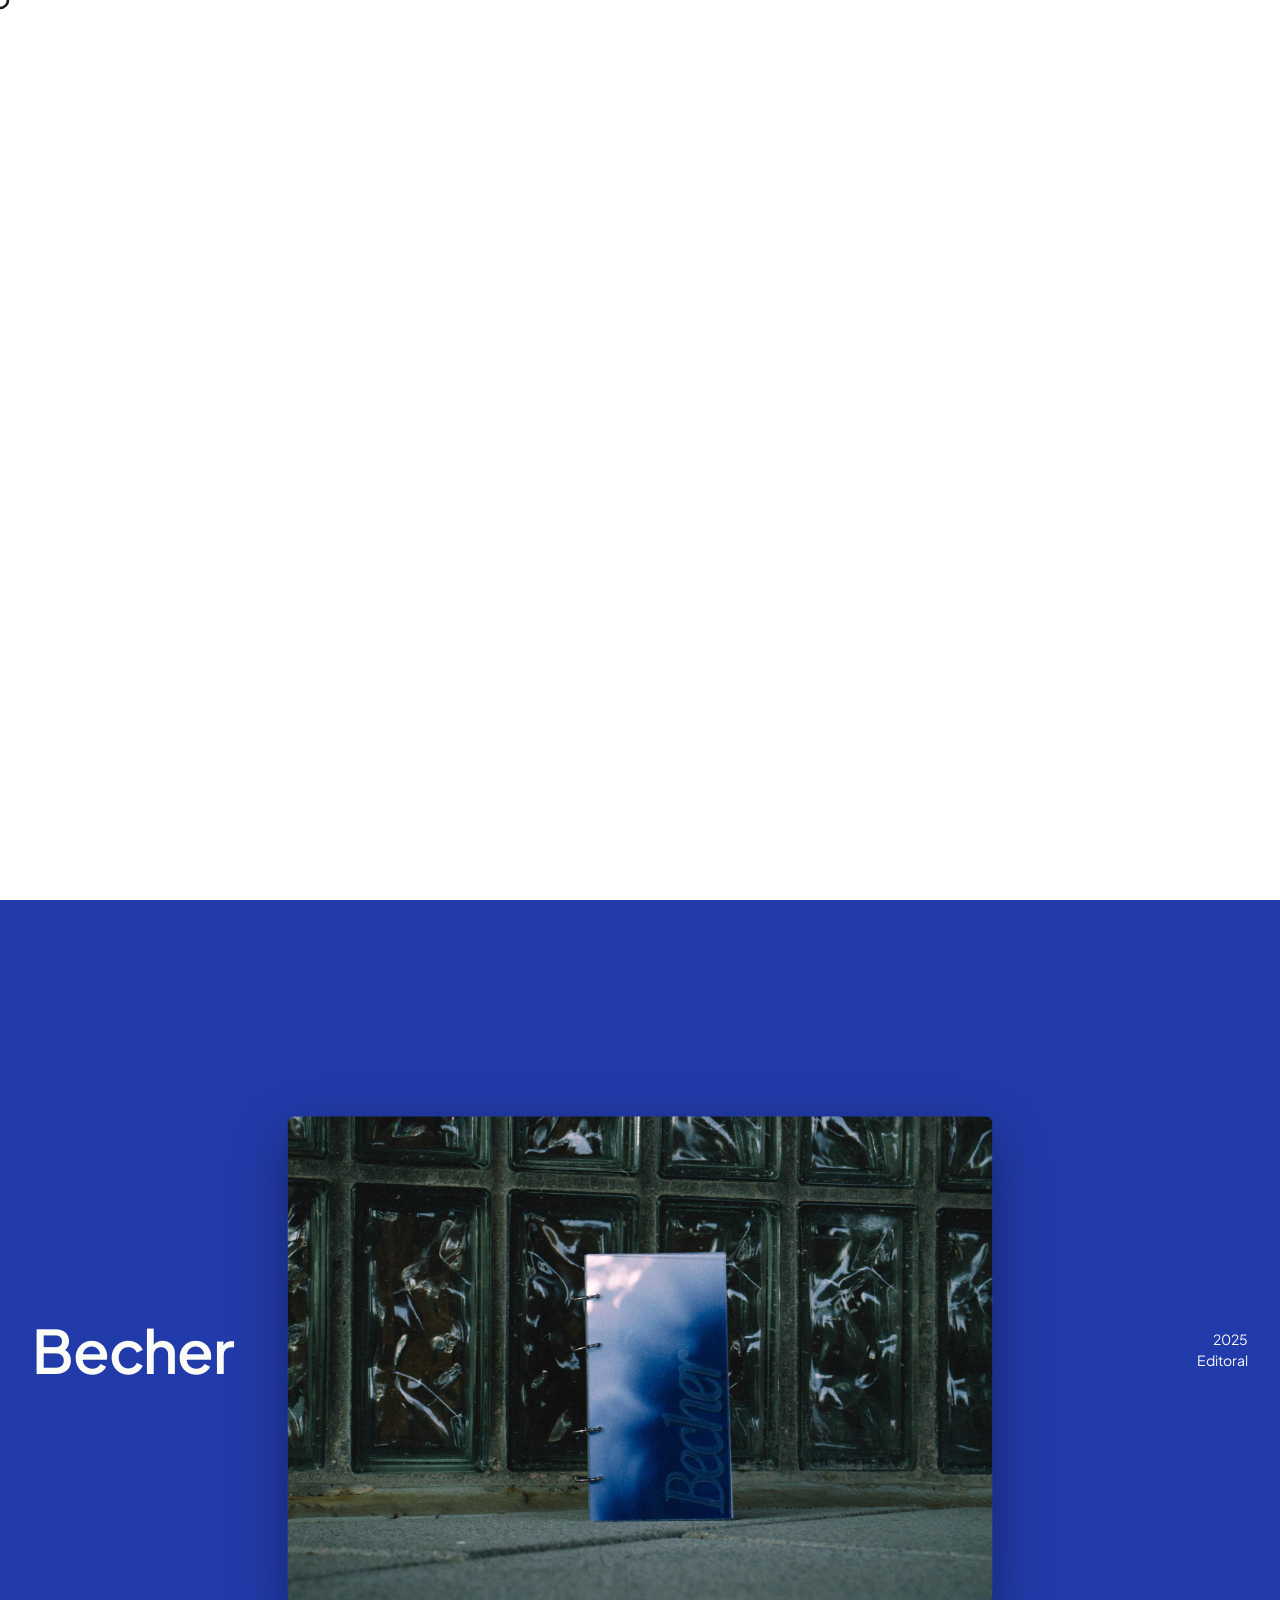
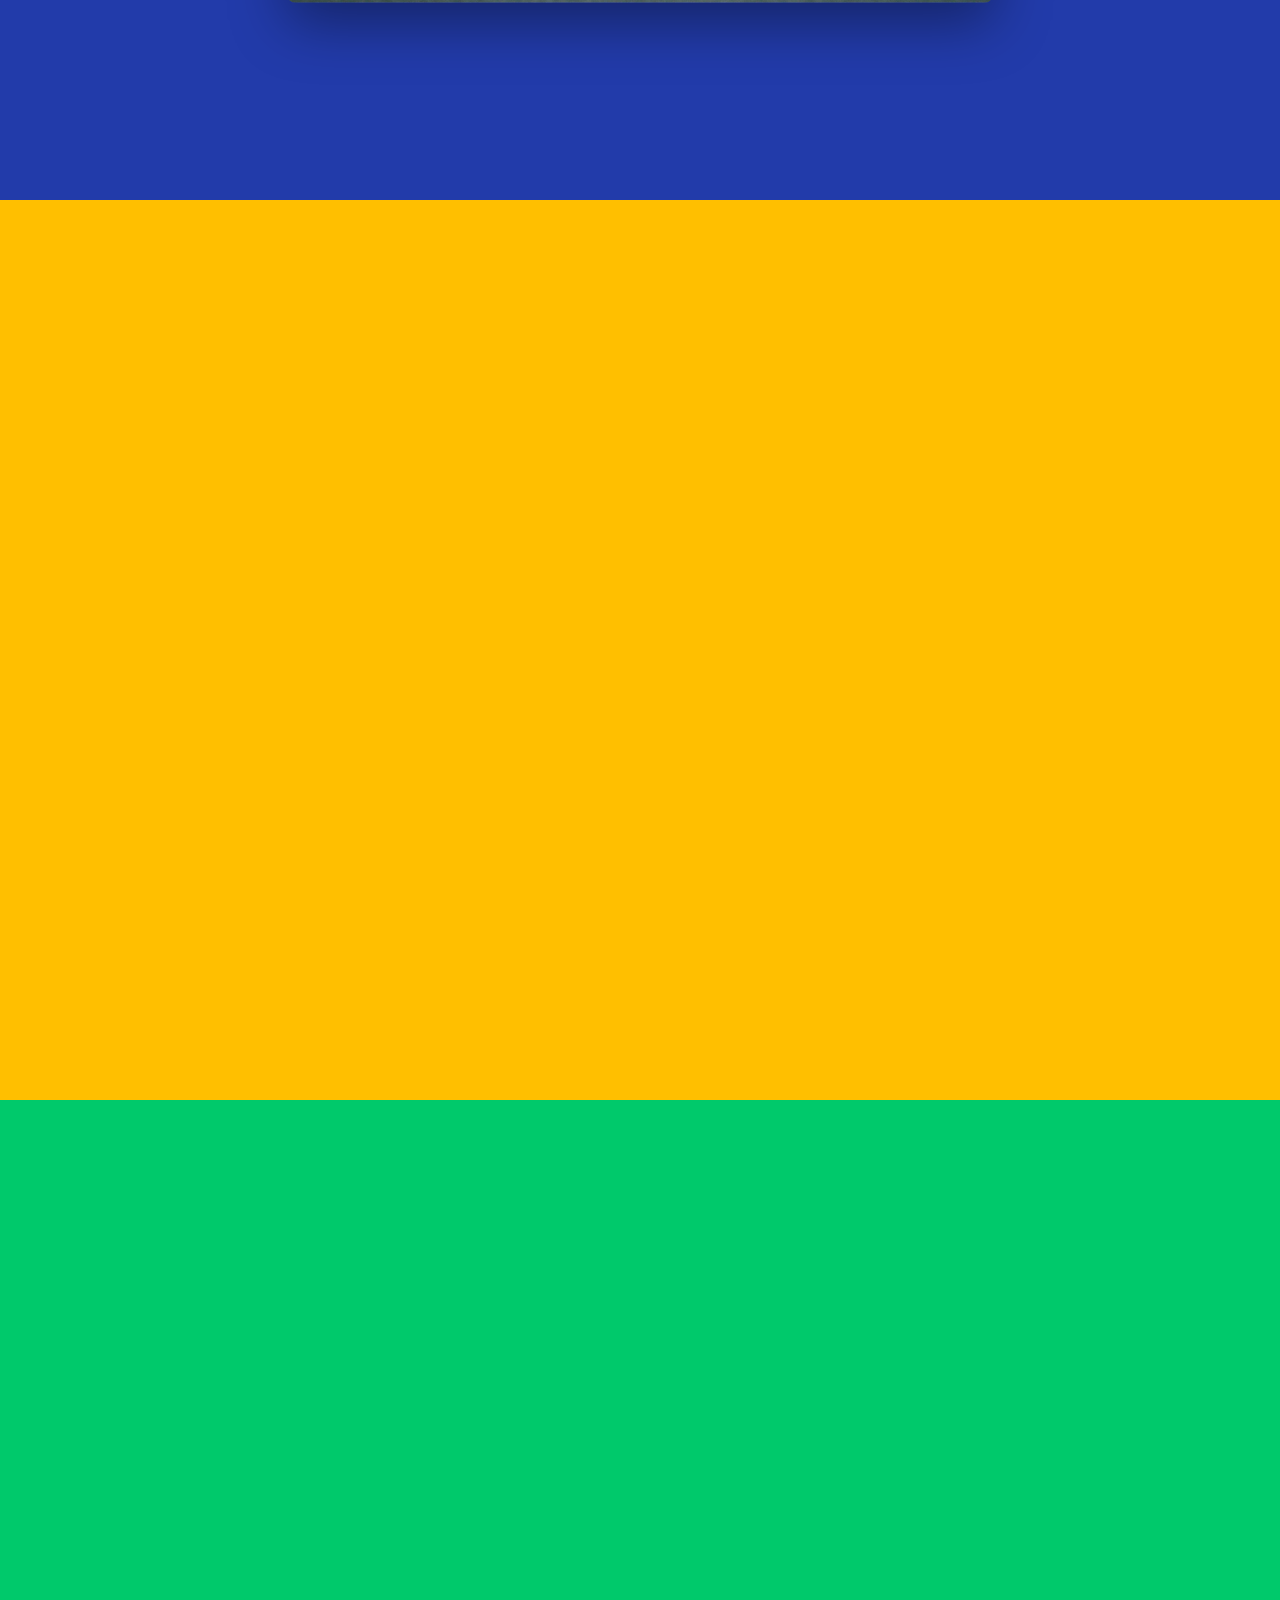
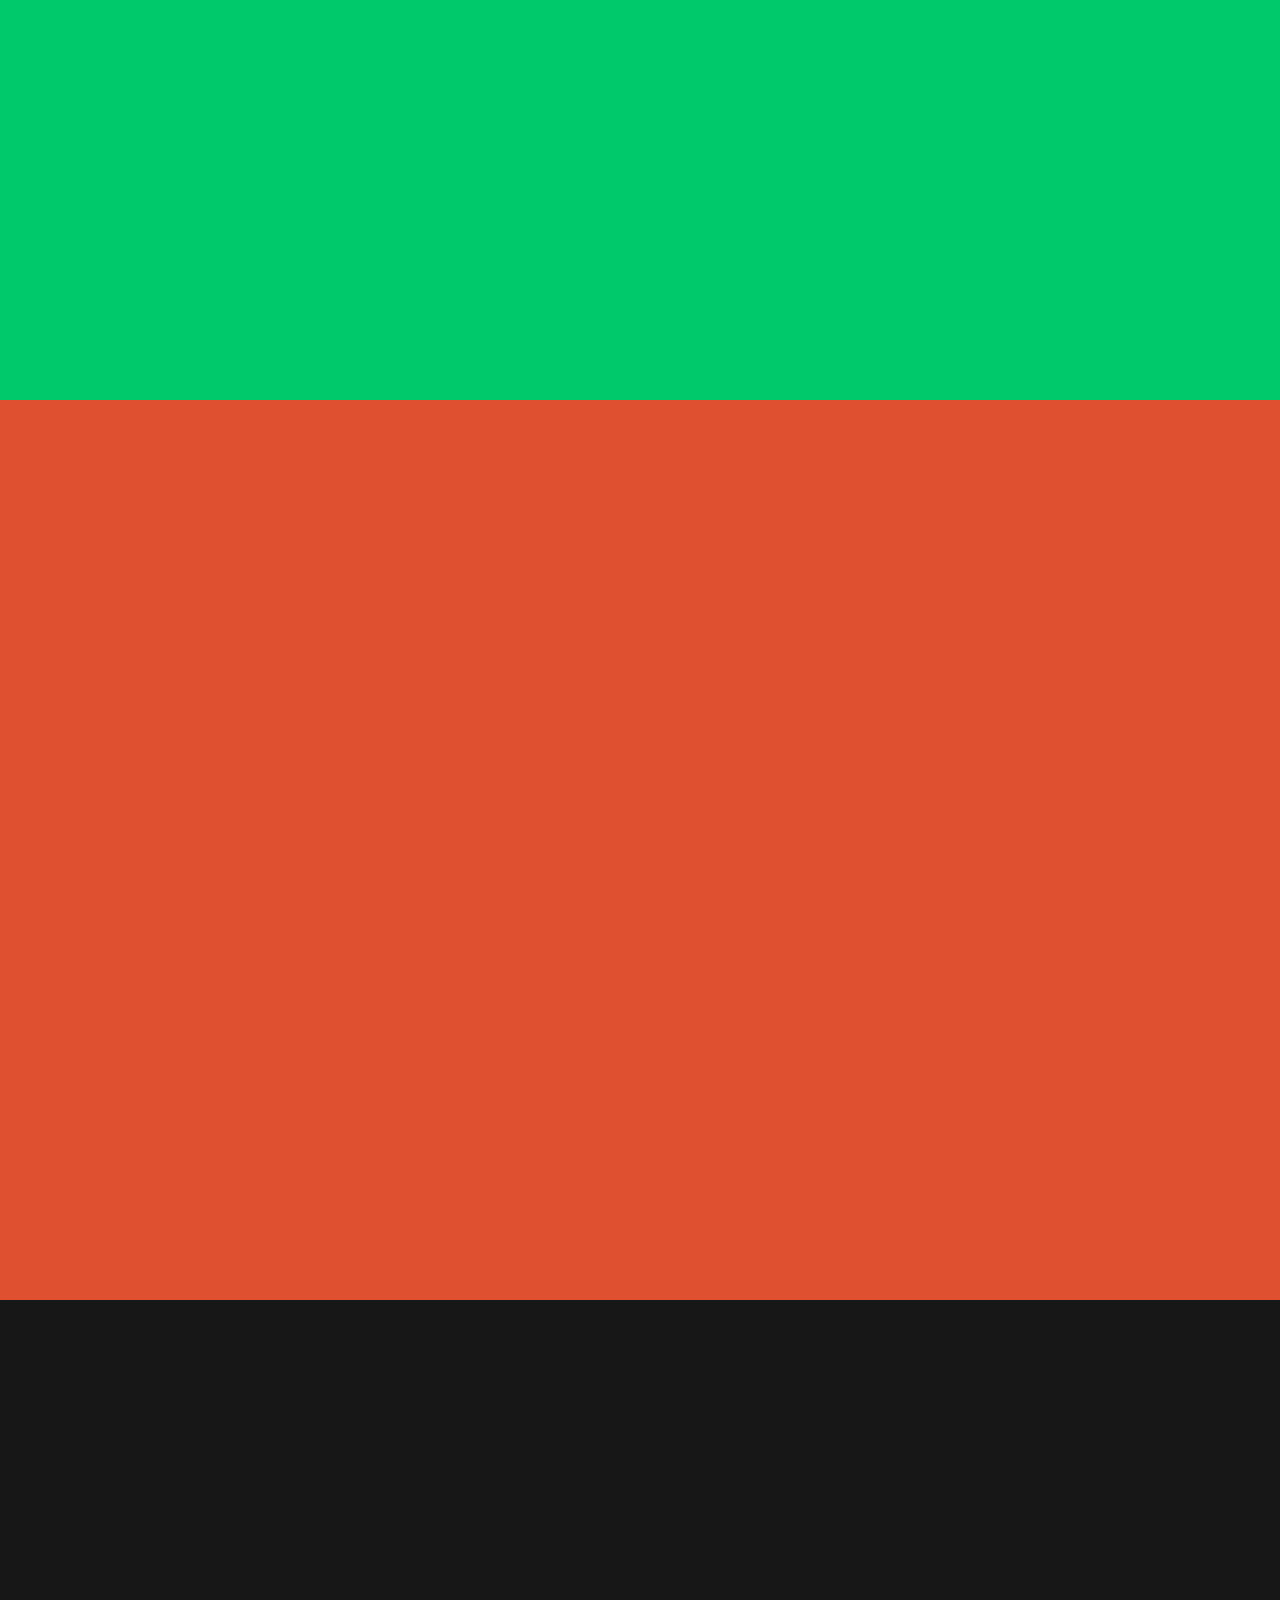
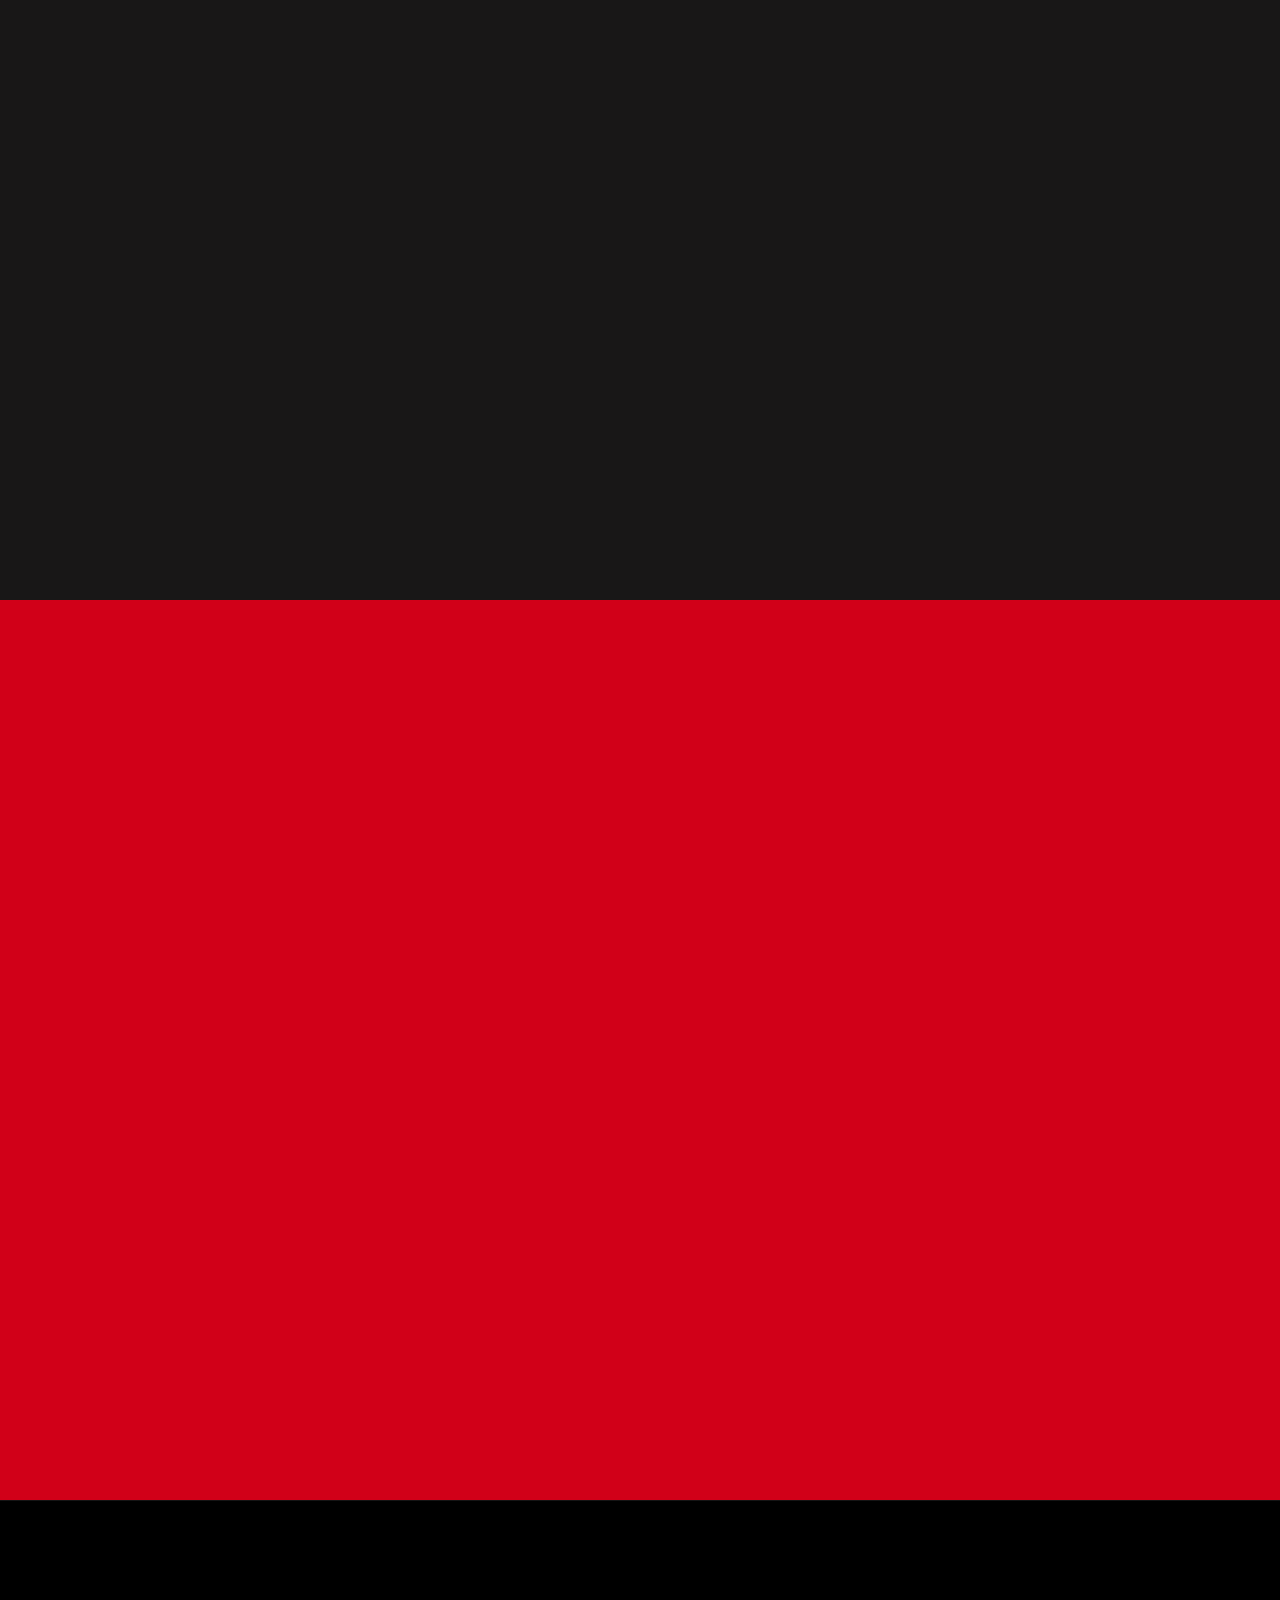
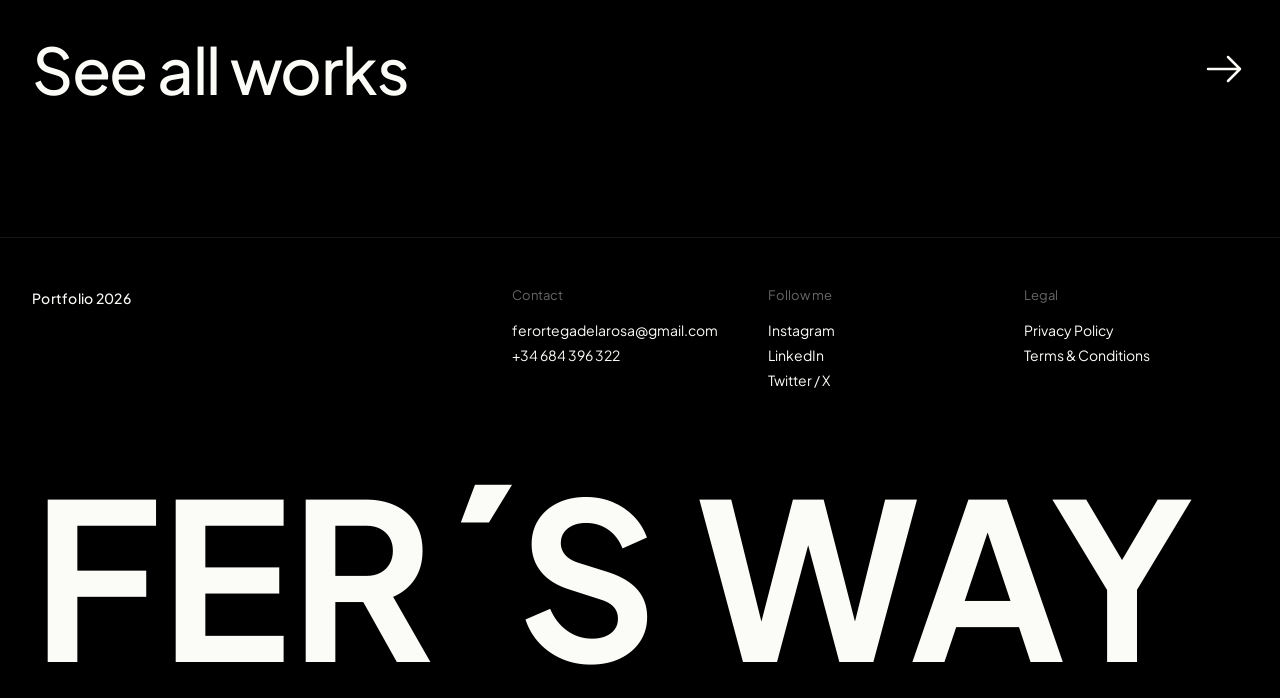
<file: index.html>
<!DOCTYPE html>
<html lang="en">

<head>
    <meta charset="UTF-8">
    <meta name="viewport" content="width=device-width, initial-scale=1.0">
    <title>Fer´s way - Portfolio 2026</title>
    <meta name="description"
        content="Free template for studios, agencies and creatives. Clean layout, CMS-ready, perfect for showcasing branding and web design work.">
    <link rel="icon" type="image/svg+xml" href="assets/img/logo web.svg">
    <link rel="stylesheet" href="styles.css">
</head>

<body>

    <!-- ═══════════════════════ CUSTOM CURSOR ═══════════════════════ -->
    <div class="custom-cursor" id="customCursor">
        <svg width="20" height="20" viewBox="0 0 20 20">
            <circle class="cursor-circle" cx="10" cy="10" r="8" fill="transparent" stroke="#1d1d1b"
                stroke-width="2.7" />
        </svg>
    </div>

    <!-- ═══════════════════════ INTRO VIDEO ═══════════════════════ -->
    <div class="intro-overlay" id="introOverlay">
        <video class="intro-video" id="introVideo" autoplay muted playsinline>
            <source src="assets/videos/video_intro_portfolio_final.mp4" type="video/mp4">
        </video>
    </div>

    <!-- ═══════════════════════ NAVBAR ═══════════════════════ -->
    <nav class="navbar" id="navbar">
        <a href="#" class="nav-logo" aria-label="Go to home">
            <svg class="nav-logo-svg" viewBox="0 0 92.7 96" fill="#ffffff">
                <path
                    d="M54.92,0c.66.29,1.92,1.29,1.92,2.04v34.32l.36.36h33.84c.07,0,.92.71,1.05.87,2.72,3.66-4.33,5.19-6.61,6.28-21.43,10.26-37.63,28.07-44.91,50.85l-1.49,1.27h-1.44c-.66-.29-1.92-1.29-1.92-2.04v-34.68H1.52c-1.14,0-1.82-2.45-1.38-3.54.6-1.47,4.9-2.64,6.46-3.38,18.41-8.71,33.08-22.81,41.64-41.4.75-1.63,3.59-9.72,4.15-10.25.31-.29.83-.34,1.09-.71h1.44Z" />
            </svg>
        </a>
        <button class="nav-menu-btn" id="menuToggle" aria-label="Toggle menu">
            <svg class="nav-menu-svg" viewBox="0 0 18 12" fill="#ffffff">
                <path
                    d="M0,11h0c0-.55.45-1,1-1h16c.55,0,1,.45,1,1h0c0,.55-.45,1-1,1H1c-.55,0-1-.45-1-1ZM0,6h0c0-.55.45-1,1-1h16c.55,0,1,.45,1,1h0c0,.55-.45,1-1,1H1c-.55,0-1-.45-1-1ZM0,1h0C0,.45.45,0,1,0h16c.55,0,1,.45,1,1h0c0,.55-.45,1-1,1H1c-.55,0-1-.45-1-1Z" />
            </svg>
        </button>
    </nav>

    <!-- ═══════════════════════ MENU OVERLAY ═══════════════════════ -->
    <div class="menu-overlay" id="menuOverlay">
        <div class="menu-overlay-backdrop" id="menuBackdrop"></div>
        <div class="menu-overlay-panel" id="menuPanel">
            <div class="menu-overlay-header">
                <button class="nav-close-btn" id="menuClose" aria-label="Close menu">
                    <svg class="nav-close-svg" viewBox="0 0 14 14" fill="none" stroke="#ffffff" stroke-width="2"
                        stroke-linecap="round">
                        <line x1="1" y1="1" x2="13" y2="13" />
                        <line x1="13" y1="1" x2="1" y2="13" />
                    </svg>
                </button>
            </div>
            <div class="menu-overlay-content">
                <nav class="menu-nav">
                    <a href="#" class="menu-nav-link" data-index="01">Home</a>
                    <a href="#works" class="menu-nav-link" data-index="02">Works</a>
                    <a href="pages/about.html" class="menu-nav-link" data-index="04">About</a>
                    <a href="#contact" class="menu-nav-link" data-index="05">Contact</a>
                </nav>
            </div>
        </div>
    </div>

    <!-- ═══════════════════════ HERO SECTION ═══════════════════════ -->
    <section class="hero" id="hero">
        <!-- Background Wave Animation -->
        <div class="hero-video-wrapper">
            <canvas class="hero-wave-canvas" id="heroWaveCanvas"></canvas>
            <div class="hero-image-trail" id="heroImageTrail"></div>
        </div>
        <div class="hero-content">
            <div class="hero-title-wrap">
                <h1 class="hero-title">
                    <span class="hero-tagline hero-line-1">Design dwells</span>
                    <span class="hero-tagline hero-line-2">in <em class="hero-accent">liminality</em></span>
                    <span class="hero-portfolio hero-line-3">Portfolio 2026</span>
                </h1>
            </div>
        </div>
    </section>

    <!-- ═══════════════════════ PROJECTS SECTION ═══════════════════════ -->
    <section class="projects" id="works">

        <!-- Project: Becher -->
        <div class="project-card" id="project-strobe" data-color="#2a2a2a">
            <div class="project-bg" style="background: #223baa;">
            </div>
            <div class="project-content">
                <div class="project-name">Becher</div>
                <div class="project-visual" id="becher-visual">
                    <div class="project-icon-wrapper has-hover-video" data-project="strobe"
                        style="background: none; overflow: hidden;">
                        <img src="assets/img/becher/img_becher1.jpg" alt="Becher" class="project-img-static"
                            style="width: 100%; height: 100%; object-fit: cover;">
                        <video src="assets/img/becher/Comp 1.mp4" class="project-video-hover" loop muted playsinline
                            preload="auto" style="width: 100%; height: 100%; object-fit: cover;"></video>
                    </div>
                </div>
                <div class="project-year">2025 <br> Editoral</div>
            </div>
        </div>

        <!-- Project: Cesida -->
        <div class="project-card" id="project-forma" data-color="#6b7b6a">
            <div class="project-bg" style="background: #ffbf00;">
            </div>
            <div class="project-content">
                <div class="project-name">Cesida</div>
                <div class="project-visual" id="cesida-visual">
                    <div class="project-icon-wrapper has-hover-video" data-project="forma"
                        style="background: none; overflow: hidden;">
                        <img src="assets/img/cesida/cesida_logo.jpg" alt="Cesida" class="project-img-static"
                            style="width: 100%; height: 100%; object-fit: cover;">
                        <video src="assets/img/cesida/gifcesida.mp4" class="project-video-hover" loop muted playsinline
                            preload="auto" style="width: 100%; height: 100%; object-fit: cover;"></video>
                    </div>
                </div>
                <div class="project-year">2025 <br> Rebranding</div>
            </div>
        </div>

        <!-- Project: Dentcob -->
        <div class="project-card" id="project-nordika" data-color="#4a3370">
            <div class="project-bg" style="background: #00c96b;">
            </div>
            <div class="project-content">
                <div class="project-name">Dentcob</div>
                <div class="project-visual" id="nordika-visual">
                    <div class="project-icon-wrapper has-hover-video" data-project="nordika"
                        style="background: none; overflow: hidden;">
                        <img src="assets/img/dentcob/Mockupdentcob.jpg" alt="Dentcob" class="project-img-static"
                            style="width: 100%; height: 100%; object-fit: cover;">
                        <video src="assets/img/dentcob/video_dentcob.mp4" class="project-video-hover" loop muted
                            playsinline preload="auto" style="width: 100%; height: 100%; object-fit: cover;"></video>
                    </div>
                </div>
                <div class="project-year">2026, <br> Web design</div>
            </div>
        </div>

        <!-- Project: Hoffie -->
        <div class="project-card" id="project-aurum" data-color="#4a7ab5">
            <div class="project-bg" style="background: #de5030;">
            </div>
            <div class="project-content">
                <div class="project-name">Hoffie</div>
                <div class="project-visual" id="hoffie-visual">
                    <div class="project-icon-wrapper has-hover-video" data-project="aurum"
                        style="background: none; overflow: hidden;">
                        <img src="assets/img/hoffie/logo_mockup.jpg" alt="Hoffie" class="project-img-static"
                            style="width: 100%; height: 100%; object-fit: cover;">
                        <video src="assets/img/hoffie/hoffiegif.mp4" class="project-video-hover" loop muted playsinline
                            preload="auto" style="width: 100%; height: 100%; object-fit: cover;"></video>
                    </div>
                </div>
                <div class="project-year">2025, <br> Branding</div>
            </div>
        </div>

        <!-- Project: Kairo -->
        <div class="project-card" id="project-kairo" data-color="#c44b28">
            <div class="project-bg" style="background: #181717;">
            </div>
            <div class="project-content">
                <div class="project-name">Shift</div>
                <div class="project-visual" id="shift-visual">
                    <div class="project-icon-wrapper has-hover-video" data-project="kairo"
                        style="background: none; overflow: hidden;">
                        <img src="assets/img/shift/shiftarbol.jpg" alt="Shift" class="project-img-static"
                            style="width: 100%; height: 100%; object-fit: cover;">
                        <video src="assets/img/gifshift.mp4" class="project-video-hover" loop muted playsinline
                            preload="auto" style="width: 100%; height: 100%; object-fit: cover;"></video>
                    </div>
                </div>
                <div class="project-year">2025, <br> Magazine</div>
            </div>
        </div>

        <!-- Project: Personal Projects -->
        <div class="project-card" id="project-personal" data-color="#1a1a2e">
            <div class="project-bg" style="background: #d10018;">
            </div>
            <div class="project-content">
                <div class="project-name">Archive</div>
                <div class="project-visual" id="personal-visual">
                    <a href="pages/archive.html" class="project-icon-wrapper has-hover-video"
                        style="background: none; overflow: hidden; display: block;">
                        <video src="assets/img/archive/animacion_logo.mp4" class="project-img-static" autoplay loop
                            muted playsinline style="width: 100%; height: 100%; object-fit: cover;"></video>
                        <video src="assets/img/archive/video_intro_about.mp4" class="project-video-hover" loop muted
                            playsinline preload="auto" style="width: 100%; height: 100%; object-fit: cover;"></video>
                    </a>
                </div>
                <div class="project-year">2023–2026, <br> Personal Projects</div>
            </div>
        </div>
    </section>

    <!-- ═══════════════════════ PROJECT DETAIL OVERLAY ═══════════════════════ -->
    <div class="project-detail-overlay" id="projectDetailOverlay">
        <div class="project-detail-panel" id="projectDetailPanel">

            <!-- Sticky Header -->
            <div class="project-detail-header">
                <span class="project-detail-tag">Project Editoral</span>
                <button class="project-detail-close" id="projectDetailClose" aria-label="Close project detail">
                    <svg class="nav-close-svg" viewBox="0 0 14 14" fill="none" stroke="#ffffff" stroke-width="2"
                        stroke-linecap="round">
                        <line x1="1" y1="1" x2="13" y2="13" />
                        <line x1="13" y1="1" x2="1" y2="13" />
                    </svg>
                </button>
            </div>

            <!-- Hero Title -->
            <div class="project-detail-hero">
                <div class="project-detail-hero-row">
                    <h1 class="project-detail-title" id="projectDetailTitle">PROJECT</h1>
                    <span class="project-detail-meta-right" id="projectDetailMetaRight">2025, Magazine</span>
                </div>
                <hr class="project-detail-rule">
            </div>

            <!-- Full-Width Images Gallery -->
            <div class="project-detail-gallery" id="projectDetailGallery">
                <!-- Images generated dynamically by JS -->
            </div>

            <!-- About Section -->
            <div class="project-detail-about">
                <div class="project-detail-about-left">
                    <p class="project-detail-description" id="projectDetailDescription" style="display:none;">
                    </p>
                    <span class="project-detail-about-label">Tools.</span>
                    <div class="project-detail-tools" id="projectDetailTools">
                        <!-- Tools rendered dynamically by JS -->
                    </div>
                    <a class="project-detail-link" id="projectDetailLink" href="javascript:void(0)" target="_blank"
                        rel="noopener" style="display:none;">
                        Visit website →
                    </a>
                </div>
                <div class="project-detail-about-right">
                    <div class="project-detail-meta-group">
                        <div class="project-detail-meta-item">
                            <span class="meta-value" id="projectDetailCategory">CATEGORY</span>
                        </div>
                        <div class="project-detail-meta-item">
                            <span class="meta-value" id="projectDetailYear">YEAR</span>
                        </div>
                        <div class="project-detail-meta-item">
                            <span class="meta-value" id="projectDetailRole">ROLE</span>
                        </div>
                    </div>
                </div>
            </div>

        </div>
    </div>

    <!-- ═══════════════════════ SEE ALL WORKS ═══════════════════════ -->
    <section class="see-all-works" id="seeAllWorks">
        <a href="#works" class="see-all-link">
            <span class="see-all-text">See all works</span>
            <span class="see-all-arrow">
                <svg width="48" height="48" viewBox="0 0 48 48" fill="none">
                    <path d="M8 24H40M40 24L28 12M40 24L28 36" stroke="currentColor" stroke-width="2.5"
                        stroke-linecap="round" stroke-linejoin="round" />
                </svg>
            </span>
        </a>
    </section>

    <!-- ═══════════════════════ FOOTER ═══════════════════════ -->
    <footer class="footer" id="contact">
        <div class="footer-top">
            <div class="footer-col footer-brand">
                <span class="footer-logo">Portfolio 2026</span>
            </div>
            <div class="footer-col">
                <span class="footer-label">Contact</span>
                <a href="mailto:ferortegadealrosa@gmail.com" class="footer-link">ferortegadelarosa@gmail.com</a>
                <a href="tel:+34684396322" class="footer-link">+34 684 396 322</a>
            </div>
            <div class="footer-col">
                <span class="footer-label">Follow me</span>
                <a href="https://www.instagram.com/fer.roseroseroseroseroserosero/" class="footer-link"
                    target="_blank">Instagram</a>
                <a href="https://www.linkedin.com/feed/" class="footer-link" target="_blank">LinkedIn</a>
                <a href="https://x.com/ElBosco17" class="footer-link" target="_blank">Twitter / X</a>
            </div>
            <div class="footer-col">
                <span class="footer-label">Legal</span>
                <a href="#" class="footer-link">Privacy Policy</a>
                <a href="#" class="footer-link">Terms &amp; Conditions</a>
            </div>
        </div>
        <div class="footer-watermark">
            <span>FER´S WAY</span>
        </div>
    </footer>

    <script src="script.js"></script>
</body>

</html>
</file>
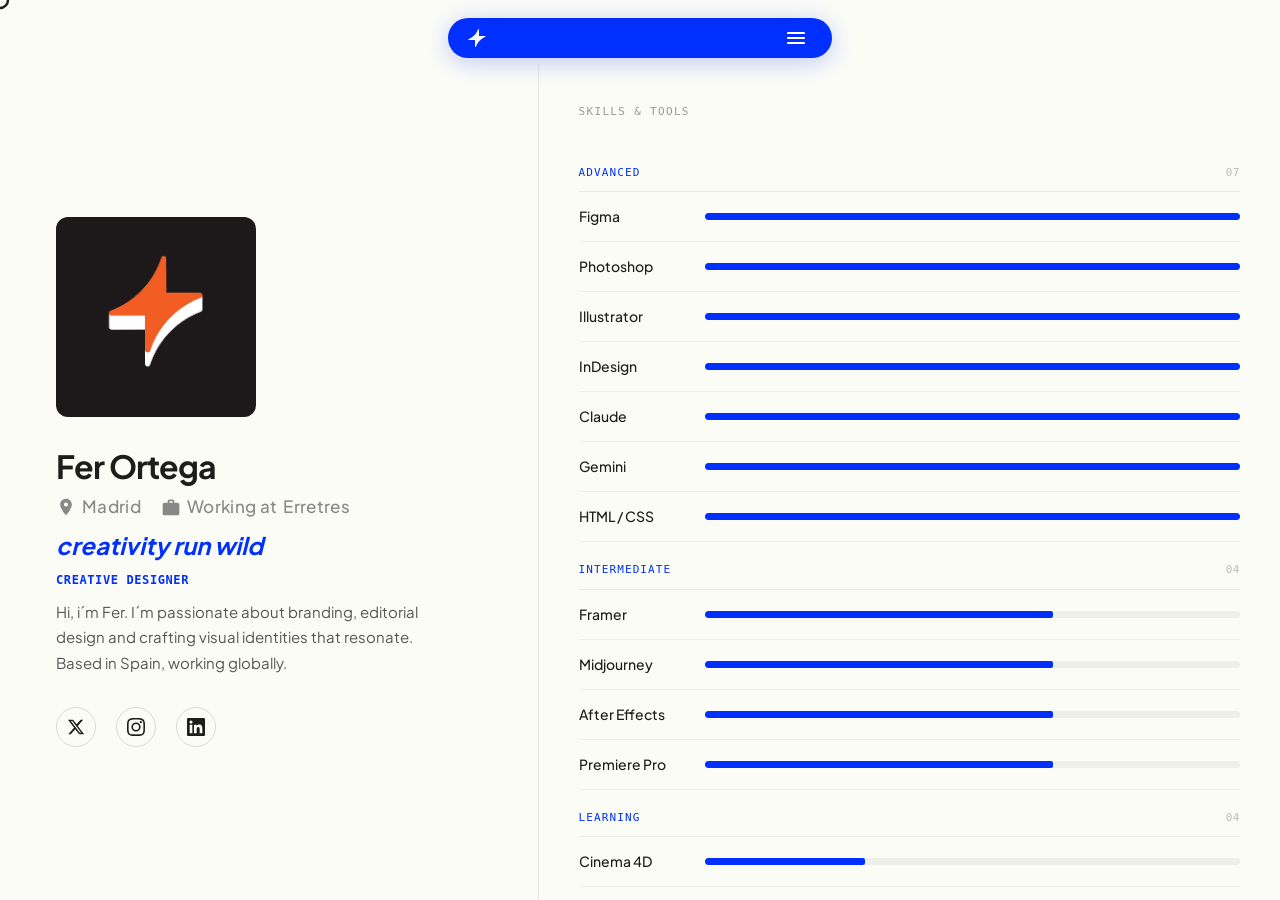
<file: pages/about.html>
<!DOCTYPE html>
<html lang="en">

<head>
    <meta charset="UTF-8">
    <meta name="viewport" content="width=device-width, initial-scale=1.0">
    <title>About — fer´s way</title>
    <meta name="description" content="Creative designer specializing in branding, editorial and web design.">
    <link rel="icon" type="image/svg+xml" href="../assets/img/logo web.svg">
    <link rel="stylesheet" href="../styles.css">
    <style>
        /* ─── About Page Specific Styles ───────────────────────── */
        body {
            background: #FCFCF7;
            color: #1d1d1b;
            overflow: hidden;
            cursor: none;
        }

        /* ─── Layout: Split Screen ─────────────────────────────── */
        .about-page {
            display: flex;
            width: 100%;
            height: 100vh;
            padding-top: var(--nav-height);
        }

        /* ─── Left Panel (Fixed) ───────────────────────────────── */
        .about-left {
            width: 42%;
            height: calc(100vh - var(--nav-height));
            flex-shrink: 0;
            display: flex;
            flex-direction: column;
            justify-content: center;
            padding: 60px 48px 60px 56px;
            gap: 32px;
            overflow: hidden;
        }

        /* Profile Photo */
        .about-photo-wrapper {
            width: 200px;
            height: 200px;
            border-radius: 6%;
            overflow: hidden;
            flex-shrink: 0;
            opacity: 0;
            transform: translateY(30px);
            animation: aboutReveal 0.8s cubic-bezier(0.16, 1, 0.3, 1) 0.2s forwards;
        }

        .about-photo {
            width: 100%;
            height: 100%;
            object-fit: cover;
            display: block;
            filter: grayscale(10%);
            transition: filter 0.5s ease;
        }

        .about-photo-wrapper:hover .about-photo {
            filter: grayscale(0%);
        }

        /* Text Block */
        .about-text-block {
            display: flex;
            flex-direction: column;
            gap: 10px;
            opacity: 0;
            transform: translateY(20px);
            animation: aboutReveal 0.8s cubic-bezier(0.16, 1, 0.3, 1) 0.35s forwards;
        }

        .about-name {
            font-size: clamp(24px, 2.5vw, 34px);
            font-weight: 700;
            letter-spacing: -0.03em;
            color: #1d1d1b;
            line-height: 1.1;
        }

        .about-info-row {
            display: flex;
            align-items: center;
            gap: 20px;
            flex-wrap: wrap;
        }

        .about-location {
            display: flex;
            align-items: center;
            gap: 6px;
            font-size: 17px;
            font-weight: 500;
            color: #888;
            letter-spacing: 0.02em;
        }

        .about-location svg {
            width: 20px;
            height: 20px;
            fill: #888;
            flex-shrink: 0;
        }

        @property --fw {
            syntax: '<number>';
            inherits: false;
            initial-value: 500;
        }

        .about-location a {
            color: inherit;
            text-decoration: none;
            font-style: normal;
            --fw: 500;
            font-weight: var(--fw);
            transition: color 0.35s cubic-bezier(0.25, 0.1, 0.25, 1),
                --fw 0.4s cubic-bezier(0.33, 0, 0.2, 1);
        }

        .about-location a:hover {
            color: #002fff;
            font-style: italic;
        }

        .about-tagline {
            font-size: clamp(18px, 2vw, 24px);
            font-style: italic;
            font-weight: 700;
            color: #002fff;
            line-height: 1.3;
        }

        .about-role {
            font-family: 'Space Mono', 'SF Mono', 'Fira Code', monospace;
            font-size: 12px;
            font-weight: 550;
            letter-spacing: 0.05em;
            text-transform: uppercase;
            color: #002fff;
        }

        .about-bio {
            font-size: 15px;
            font-weight: 400;
            line-height: 1.7;
            color: #555;
            max-width: 380px;
        }

        /* Social Icons */
        .about-socials {
            display: flex;
            align-items: center;
            gap: 20px;
            opacity: 0;
            transform: translateY(15px);
            animation: aboutReveal 0.8s cubic-bezier(0.16, 1, 0.3, 1) 0.5s forwards;
        }

        .about-social-link {
            display: flex;
            align-items: center;
            justify-content: center;
            width: 40px;
            height: 40px;
            border-radius: 50%;
            border: 1.5px solid rgba(29, 29, 27, 0.15);
            color: #1d1d1b;
            transition: all 0.3s ease;
        }

        .about-social-link:hover {
            background: #002fff;
            border-color: #002fff;
            color: #FCFCF7;
            transform: translateY(-3px);
        }

        .about-social-link svg {
            width: 18px;
            height: 18px;
            fill: currentColor;
        }

        /* ─── Divider ──────────────────────────────────────────── */
        .about-divider {
            width: 1px;
            height: calc(100vh - var(--nav-height));
            background: rgba(29, 29, 27, 0.1);
            flex-shrink: 0;
        }

        /* ─── Right Panel (Scrollable) ─────────────────────────── */
        .about-right {
            flex: 1;
            height: calc(100vh - var(--nav-height));
            overflow-y: auto;
            padding: 40px 40px 80px;
            scrollbar-width: thin;
            scrollbar-color: rgba(0, 0, 0, 0.1) transparent;
        }

        .about-right::-webkit-scrollbar {
            width: 5px;
        }

        .about-right::-webkit-scrollbar-track {
            background: transparent;
        }

        .about-right::-webkit-scrollbar-thumb {
            background: rgba(0, 0, 0, 0.12);
            border-radius: 3px;
        }

        .about-right-label {
            font-family: 'Space Mono', 'SF Mono', 'Fira Code', monospace;
            font-size: 11px;
            font-weight: 400;
            letter-spacing: 0.12em;
            text-transform: uppercase;
            color: #999;
            margin-bottom: 24px;
            opacity: 0;
            transform: translateY(10px);
            animation: aboutReveal 0.8s cubic-bezier(0.16, 1, 0.3, 1) 0.3s forwards;
        }

        /* Skills Section */
        .skills-container {
            display: flex;
            flex-direction: column;
            gap: 0;
        }

        .skills-group-header {
            display: flex;
            align-items: center;
            justify-content: space-between;
            padding: 20px 0 10px;
            border-bottom: 1px solid rgba(29, 29, 27, 0.08);
            opacity: 0;
            transform: translateY(15px);
            animation: aboutReveal 0.7s cubic-bezier(0.16, 1, 0.3, 1) forwards;
        }

        .skills-group-label {
            font-family: 'Space Mono', 'SF Mono', 'Fira Code', monospace;
            font-size: 11px;
            font-weight: 400;
            letter-spacing: 0.1em;
            text-transform: uppercase;
            color: #002fff;
        }

        .skills-group-count {
            font-family: 'Space Mono', 'SF Mono', 'Fira Code', monospace;
            font-size: 11px;
            font-weight: 400;
            color: #bbb;
            letter-spacing: 0.05em;
        }

        .skill-row {
            display: flex;
            align-items: center;
            gap: 16px;
            padding: 14px 0;
            border-bottom: 1px solid rgba(29, 29, 27, 0.05);
            opacity: 0;
            transform: translateY(15px);
            animation: aboutReveal 0.7s cubic-bezier(0.16, 1, 0.3, 1) forwards;
        }

        .skill-name {
            font-size: 14px;
            font-weight: 500;
            color: #1d1d1b;
            white-space: nowrap;
            min-width: 110px;
            flex-shrink: 0;
        }

        .skill-bar {
            flex: 1;
            height: 7px;
            background: rgba(29, 29, 27, 0.06);
            border-radius: 25px;
            overflow: hidden;
        }

        .skill-bar-fill {
            height: 100%;
            width: 0;
            background: #002fff;
            border-radius: 2px;
            transition: width 1.2s cubic-bezier(0.16, 1, 0.3, 1);
        }

        /* ─── Animation ────────────────────────────────────────── */
        @keyframes aboutReveal {
            to {
                opacity: 1;
                transform: translateY(0);
            }
        }

        /* ─── Navbar overrides for about page ────────────── */
        /* The floating pill navbar keeps its blue styling on all pages */

        /* ─── Custom Cursor (light theme) ──────────────────────── */
        .custom-cursor {
            position: fixed;
            top: 0;
            left: 0;
            width: 25px;
            height: 25px;
            pointer-events: none;
            z-index: 99999;
            transform: translate(-70%, -70%);
            will-change: transform;
        }

        .cursor-circle {
            transition: fill 0.3s ease, stroke 0.3s ease, stroke-width 0.3s ease;
        }

        .custom-cursor.active .cursor-circle {
            fill: #1d1d1b;
            stroke-width: 0;
        }

        /* ─── Responsive ──────────────────────────────────────── */
        @media (max-width: 1024px) {
            .about-left {
                width: 44%;
                padding: 40px 36px 40px 40px;
                gap: 24px;
            }

            .about-photo-wrapper {
                width: 180px;
                height: 180px;
            }
        }

        @media (max-width: 768px) {
            body {
                overflow-y: auto;
            }

            .about-page {
                flex-direction: column;
                height: auto;
                min-height: 100vh;
            }

            .about-left {
                width: 100%;
                height: auto;
                padding: 40px 24px 32px;
                align-items: center;
                text-align: center;
            }

            .about-photo-wrapper {
                width: 140px;
                height: 140px;
            }

            .about-bio {
                max-width: 100%;
            }

            .about-socials {
                justify-content: center;
            }

            .about-divider {
                width: 100%;
                height: 1px;
            }

            .about-right {
                height: auto;
                overflow-y: visible;
                padding: 32px 24px 60px;
            }

            .about-right-label {
                text-align: center;
            }

            .skill-name {
                min-width: 90px;
                font-size: 13px;
            }
        }

        @media (max-width: 480px) {
            .about-name {
                font-size: 28px;
            }

            .skill-name {
                min-width: 80px;
            }
        }
    </style>
</head>

<body>

    <!-- ═══════════════════════ CUSTOM CURSOR ═══════════════════════ -->
    <div class="custom-cursor" id="customCursor">
        <svg width="20" height="20" viewBox="0 0 20 20">
            <circle class="cursor-circle" cx="10" cy="10" r="8" fill="transparent" stroke="#1d1d1b"
                stroke-width="2.5" />
        </svg>
    </div>

    <!-- ═══════════════════════ NAVBAR ═══════════════════════ -->
    <nav class="navbar" id="navbar">
        <a href="../index.html" class="nav-logo" aria-label="Go to home">
            <svg class="nav-logo-svg" viewBox="0 0 92.7 96" fill="#ffffff">
                <path
                    d="M54.92,0c.66.29,1.92,1.29,1.92,2.04v34.32l.36.36h33.84c.07,0,.92.71,1.05.87,2.72,3.66-4.33,5.19-6.61,6.28-21.43,10.26-37.63,28.07-44.91,50.85l-1.49,1.27h-1.44c-.66-.29-1.92-1.29-1.92-2.04v-34.68H1.52c-1.14,0-1.82-2.45-1.38-3.54.6-1.47,4.9-2.64,6.46-3.38,18.41-8.71,33.08-22.81,41.64-41.4.75-1.63,3.59-9.72,4.15-10.25.31-.29.83-.34,1.09-.71h1.44Z" />
            </svg>
        </a>
        <button class="nav-menu-btn" id="menuToggle" aria-label="Toggle menu">
            <svg class="nav-menu-svg" viewBox="0 0 18 12" fill="#ffffff">
                <path
                    d="M0,11h0c0-.55.45-1,1-1h16c.55,0,1,.45,1,1h0c0,.55-.45,1-1,1H1c-.55,0-1-.45-1-1ZM0,6h0c0-.55.45-1,1-1h16c.55,0,1,.45,1,1h0c0,.55-.45,1-1,1H1c-.55,0-1-.45-1-1ZM0,1h0C0,.45.45,0,1,0h16c.55,0,1,.45,1,1h0c0,.55-.45,1-1,1H1c-.55,0-1-.45-1-1Z" />
            </svg>
        </button>
    </nav>

    <!-- ═══════════════════════ MENU OVERLAY ═══════════════════════ -->
    <div class="menu-overlay" id="menuOverlay">
        <div class="menu-overlay-backdrop" id="menuBackdrop"></div>
        <div class="menu-overlay-panel" id="menuPanel">
            <div class="menu-overlay-header">
                <button class="nav-close-btn" id="menuClose" aria-label="Close menu">
                    <svg class="nav-close-svg" viewBox="0 0 14 14" fill="none" stroke="#ffffff" stroke-width="2"
                        stroke-linecap="round">
                        <line x1="1" y1="1" x2="13" y2="13" />
                        <line x1="13" y1="1" x2="1" y2="13" />
                    </svg>
                </button>
            </div>
            <div class="menu-overlay-content">
                <nav class="menu-nav">
                    <a href="../index.html" class="menu-nav-link" data-index="01">Home</a>
                    <a href="../index.html#works" class="menu-nav-link" data-index="02">Works</a>
                    <a href="about.html" class="menu-nav-link" data-index="04">About</a>
                    <a href="../index.html#contact" class="menu-nav-link" data-index="05">Contact</a>
                </nav>
            </div>
        </div>
    </div>

    <!-- ═══════════════════════ ABOUT PAGE ═══════════════════════ -->
    <main class="about-page">

        <!-- ─── Left Panel (Fixed) ──────────────────────────────── -->
        <div class="about-left">
            <div class="about-photo-wrapper">
                <img src="../assets/img/profile pic 2.jpg" alt="Fer — Creative Designer" class="about-photo">
            </div>

            <div class="about-text-block">
                <h1 class="about-name">Fer Ortega</h1>
                <div class="about-info-row">
                    <span class="about-location">
                        <svg viewBox="0 0 24 24">
                            <path
                                d="M12 2C8.13 2 5 5.13 5 9c0 5.25 7 13 7 13s7-7.75 7-13c0-3.87-3.13-7-7-7zm0 9.5a2.5 2.5 0 1 1 0-5 2.5 2.5 0 0 1 0 5z" />
                        </svg>
                        Madrid
                    </span>
                    <span class="about-location">
                        <svg viewBox="0 0 24 24">
                            <path
                                d="M20 7h-4V5c0-1.1-.9-2-2-2h-4C8.9 3 8 3.9 8 5v2H4c-1.1 0-2 .9-2 2v11c0 1.1.9 2 2 2h16c1.1 0 2-.9 2-2V9c0-1.1-.9-2-2-2zM10 5h4v2h-4V5z" />
                        </svg>
                        Working at <a href="https://erretres.com/es" target="_blank" rel="noopener">Erretres</a>
                    </span>
                </div>
                <em class="about-tagline">creativity run wild</em>
                <span class="about-role">Creative Designer</span>
                <p class="about-bio">
                    Hi, i´m Fer. I´m passionate about branding, editorial design and crafting visual identities
                    that resonate. Based in Spain, working globally.
                </p>
            </div>

            <div class="about-socials">
                <!-- X (Twitter) -->
                <a href="https://x.com/ElBosco17" target="_blank" rel="noopener" class="about-social-link"
                    aria-label="X / Twitter">
                    <svg viewBox="0 0 24 24">
                        <path
                            d="M18.244 2.25h3.308l-7.227 8.26 8.502 11.24H16.17l-5.214-6.817L4.99 21.75H1.68l7.73-8.835L1.254 2.25H8.08l4.713 6.231zm-1.161 17.52h1.833L7.084 4.126H5.117z" />
                    </svg>
                </a>
                <!-- Instagram -->
                <a href="https://www.instagram.com/fer.roseroseroseroseroserosero/" target="_blank" rel="noopener"
                    class="about-social-link" aria-label="Instagram">
                    <svg viewBox="0 0 24 24">
                        <path
                            d="M12 2.163c3.204 0 3.584.012 4.85.07 3.252.148 4.771 1.691 4.919 4.919.058 1.265.069 1.645.069 4.849 0 3.205-.012 3.584-.069 4.849-.149 3.225-1.664 4.771-4.919 4.919-1.266.058-1.644.07-4.85.07-3.204 0-3.584-.012-4.849-.07-3.26-.149-4.771-1.699-4.919-4.92-.058-1.265-.07-1.644-.07-4.849 0-3.204.013-3.583.07-4.849.149-3.227 1.664-4.771 4.919-4.919 1.266-.057 1.645-.069 4.849-.069zM12 0C8.741 0 8.333.014 7.053.072 2.695.272.273 2.69.073 7.052.014 8.333 0 8.741 0 12c0 3.259.014 3.668.072 4.948.2 4.358 2.618 6.78 6.98 6.98C8.333 23.986 8.741 24 12 24c3.259 0 3.668-.014 4.948-.072 4.354-.2 6.782-2.618 6.979-6.98.059-1.28.073-1.689.073-4.948 0-3.259-.014-3.667-.072-4.947-.196-4.354-2.617-6.78-6.979-6.98C15.668.014 15.259 0 12 0zm0 5.838a6.162 6.162 0 100 12.324 6.162 6.162 0 000-12.324zM12 16a4 4 0 110-8 4 4 0 010 8zm6.406-11.845a1.44 1.44 0 100 2.881 1.44 1.44 0 000-2.881z" />
                    </svg>
                </a>
                <!-- LinkedIn -->
                <a href="https://www.linkedin.com/feed/" target="_blank" rel="noopener" class="about-social-link"
                    aria-label="LinkedIn">
                    <svg viewBox="0 0 24 24">
                        <path
                            d="M20.447 20.452h-3.554v-5.569c0-1.328-.027-3.037-1.852-3.037-1.853 0-2.136 1.445-2.136 2.939v5.667H9.351V9h3.414v1.561h.046c.477-.9 1.637-1.85 3.37-1.85 3.601 0 4.267 2.37 4.267 5.455v6.286zM5.337 7.433a2.062 2.062 0 01-2.063-2.065 2.064 2.064 0 112.063 2.065zm1.782 13.019H3.555V9h3.564v11.452zM22.225 0H1.771C.792 0 0 .774 0 1.729v20.542C0 23.227.792 24 1.771 24h20.451C23.2 24 24 23.227 24 22.271V1.729C24 .774 23.2 0 22.222 0h.003z" />
                    </svg>
                </a>
            </div>
        </div>

        <!-- ─── Divider ─────────────────────────────────────────── -->
        <div class="about-divider"></div>

        <!-- ─── Right Panel (Skills) ──────────────────────────── -->
        <div class="about-right">
            <p class="about-right-label">Skills & Tools</p>

            <div class="skills-container" id="skillsContainer">
                <!-- Generated dynamically by JS -->
            </div>
        </div>

    </main>

    <script>
        // ─── Custom Cursor ─────────────────────────────────────
        const customCursor = document.getElementById('customCursor');
        let cursorX = 0, cursorY = 0;
        let currentX = 0, currentY = 0;

        document.addEventListener('mousemove', (e) => {
            cursorX = e.clientX;
            cursorY = e.clientY;
        });

        function updateCursor() {
            currentX += (cursorX - currentX) * 0.15;
            currentY += (cursorY - currentY) * 0.15;
            customCursor.style.transform = `translate(${currentX - 10}px, ${currentY - 10}px)`;
            requestAnimationFrame(updateCursor);
        }
        updateCursor();

        document.addEventListener('mousedown', () => {
            customCursor.classList.add('active');
        });

        document.addEventListener('mouseup', () => {
            setTimeout(() => {
                customCursor.classList.remove('active');
            }, 150);
        });

        // ─── Menu Overlay ─────────────────────────────────────
        const menuToggle = document.getElementById('menuToggle');
        const menuClose = document.getElementById('menuClose');
        const menuOverlay = document.getElementById('menuOverlay');
        const menuBackdrop = document.getElementById('menuBackdrop');

        function openMenu() {
            menuOverlay.classList.add('active');
            document.body.style.overflow = 'hidden';
        }

        function closeMenu() {
            menuOverlay.classList.remove('active');
            document.body.style.overflow = '';
        }

        menuToggle.addEventListener('click', openMenu);
        menuClose.addEventListener('click', closeMenu);
        menuBackdrop.addEventListener('click', closeMenu);

        // ─── Skills Data ──────────────────────────────────────
        // level: 'advanced' | 'intermediate' | 'learning'
        const skills = [
            { name: 'Figma', level: 'advanced' },
            { name: 'Framer', level: 'intermediate' },
            { name: 'Photoshop', level: 'advanced' },
            { name: 'Illustrator', level: 'advanced' },
            { name: 'InDesign', level: 'advanced' },
            { name: 'Claude', level: 'advanced' },
            { name: 'Gemini', level: 'advanced' },
            { name: 'Midjourney', level: 'intermediate' },
            { name: 'After Effects', level: 'intermediate' },
            { name: 'Premiere Pro', level: 'intermediate' },
            { name: 'HTML / CSS', level: 'advanced' },
            { name: 'Cinema 4D', level: 'learning' },
            { name: 'Rhinoceros', level: 'learning' },
            { name: 'JavaScript', level: 'learning' },
            { name: 'TouchDesigner', level: 'learning' },
        ];

        const levelMeta = {
            advanced: { label: 'Advanced', pct: 100 },
            intermediate: { label: 'Intermediate', pct: 65 },
            learning: { label: 'Learning', pct: 30 },
        };

        const levelOrder = ['advanced', 'intermediate', 'learning'];

        function renderSkills() {
            const container = document.getElementById('skillsContainer');
            container.innerHTML = '';
            let idx = 0;

            levelOrder.forEach(level => {
                const items = skills.filter(s => s.level === level);
                if (items.length === 0) return;

                const meta = levelMeta[level];

                // Group header
                const header = document.createElement('div');
                header.className = 'skills-group-header';
                header.style.animationDelay = `${0.3 + idx * 0.06}s`;
                header.innerHTML = `
                    <span class="skills-group-label">${meta.label}</span>
                    <span class="skills-group-count">${String(items.length).padStart(2, '0')}</span>
                `;
                container.appendChild(header);

                // Skill rows
                items.forEach(skill => {
                    idx++;
                    const row = document.createElement('div');
                    row.className = 'skill-row';
                    row.style.animationDelay = `${0.3 + idx * 0.06}s`;
                    row.innerHTML = `
                        <span class="skill-name">${skill.name}</span>
                        <div class="skill-bar">
                            <div class="skill-bar-fill" data-pct="${meta.pct}"></div>
                        </div>
                    `;
                    container.appendChild(row);
                });

                idx++;
            });

            // Animate bars after render
            requestAnimationFrame(() => {
                document.querySelectorAll('.skill-bar-fill').forEach(bar => {
                    const pct = bar.getAttribute('data-pct');
                    bar.style.width = pct + '%';
                });
            });
        }

        renderSkills();
    </script>

</body>

</html>
</file>
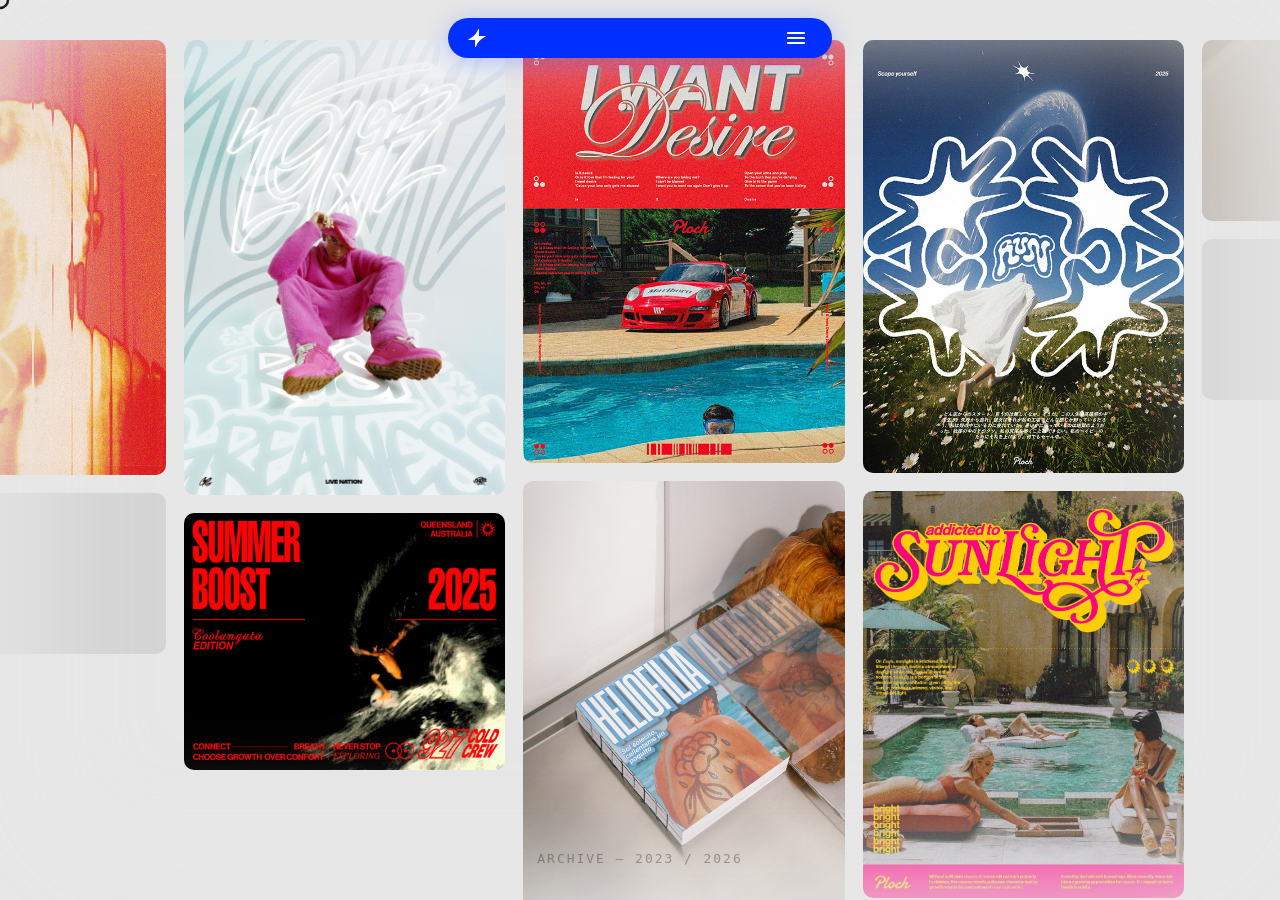
<file: pages/archive.html>
<!DOCTYPE html>
<html lang="en">

<head>
    <meta charset="UTF-8">
    <meta name="viewport" content="width=device-width, initial-scale=1.0">
    <title>Archive — fer´s way</title>
    <meta name="description"
        content="A visual archive of personal explorations in illustration, 3D, motion and experimental design.">
    <link rel="icon" type="image/svg+xml" href="../assets/img/logo web.svg">
    <link rel="stylesheet" href="../styles.css">
    <style>
        /* ─── Archive Page ─────────────────────────────────────── */
        body {
            background: #E7E7E7;
            overflow: hidden;
            cursor: none;
            margin: 0;
            padding: 0;
        }

        /* ─── Custom Cursor ────────────────────────────────────── */
        .custom-cursor {
            position: fixed;
            top: 0;
            left: 0;
            width: 25px;
            height: 25px;
            pointer-events: none;
            z-index: 99999;
            transform: translate(-70%, -70%);
            will-change: transform;
        }

        .cursor-circle {
            transition: fill 0.3s ease, stroke 0.3s ease, r 0.3s ease;
        }

        .custom-cursor.active .cursor-circle {
            fill: #1d1d1b;
            stroke-width: 0;
        }

        .custom-cursor.hovering .cursor-circle {
            r: 12;
            fill: rgba(255, 255, 255, 0.12);
            stroke: #ffffff;
            stroke-width: 1.5;
        }

        /* ─── Viewport Wrapper ─────────────────────────────────── */
        .archive-viewport {
            position: fixed;
            top: 0;
            left: 0;
            width: 100vw;
            height: 100vh;
            overflow: hidden;
        }

        /* ─── Canvas (pans with cursor) ────────────────────────── */
        .archive-canvas {
            position: absolute;
            top: 0;
            left: 0;
            column-count: 5;
            column-gap: 18px;
            width: 1800px;
            padding: 100px 60px 60px;
            will-change: transform;
            transition: none;
        }

        /* Large screens: scale canvas proportionally so it overflows */
        @media (min-width: 1800px) {
            .archive-canvas {
                width: 140vw;
                min-width: 2400px;
            }
        }

        @media (min-width: 2400px) {
            .archive-canvas {
                width: 150vw;
                min-width: 3200px;
            }
        }

        /* ─── Card ─────────────────────────────────────────────── */
        .archive-card {
            cursor: pointer;
            break-inside: avoid;
            margin-bottom: 18px;
            border-radius: 10px;
            overflow: hidden;
            background: #d4d4d4;
            opacity: 0;
            transform: translateY(30px) scale(0.96);
            animation: cardReveal 0.7s cubic-bezier(0.16, 1, 0.3, 1) forwards;
            transition: box-shadow 0.4s ease, transform 0.4s ease;
        }

        .archive-card:hover {
            box-shadow: 0 12px 40px rgba(0, 0, 0, 0.18);
            transform: translateY(-3px) scale(1);
        }

        @keyframes cardReveal {
            to {
                opacity: 1;
                transform: translateY(0) scale(1);
            }
        }

        .archive-card img,
        .archive-card video {
            width: 100%;
            height: auto;
            display: block;
            transition: transform 0.5s cubic-bezier(0.16, 1, 0.3, 1);
        }

        .archive-card:hover img,
        .archive-card:hover video {
            transform: scale(1.04);
        }

        /* Video play icon */
        .archive-card .play-badge {
            position: absolute;
            top: 12px;
            right: 12px;
            width: 28px;
            height: 28px;
            background: rgba(0, 0, 0, 0.45);
            backdrop-filter: blur(8px);
            -webkit-backdrop-filter: blur(8px);
            border-radius: 50%;
            display: flex;
            align-items: center;
            justify-content: center;
            pointer-events: none;
        }

        .play-badge svg {
            width: 12px;
            height: 12px;
            fill: #fff;
        }

        /* ─── Lightbox Overlay ─────────────────────────────────── */
        .archive-lightbox {
            position: fixed;
            top: 0;
            left: 0;
            width: 100%;
            height: 100%;
            z-index: 9000;
            display: flex;
            align-items: center;
            justify-content: center;
            opacity: 0;
            pointer-events: none;
            transition: opacity 0.45s cubic-bezier(0.16, 1, 0.3, 1);
        }

        .archive-lightbox.active {
            opacity: 1;
            pointer-events: all;
        }

        .archive-lightbox-backdrop {
            position: absolute;
            top: 0;
            left: 0;
            width: 100%;
            height: 100%;
            background: rgba(20, 20, 18, 0.82);
            backdrop-filter: blur(24px);
            -webkit-backdrop-filter: blur(24px);
        }

        .archive-lightbox-content {
            position: relative;
            display: flex;
            align-items: center;
            gap: 40px;
            max-width: 90vw;
            max-height: 85vh;
            transform: translateY(30px) scale(0.95);
            transition: transform 0.5s cubic-bezier(0.16, 1, 0.3, 1);
        }

        .archive-lightbox.active .archive-lightbox-content {
            transform: translateY(0) scale(1);
        }

        /* Media container */
        .archive-lightbox-media {
            flex-shrink: 0;
            max-width: 60vw;
            max-height: 80vh;
            border-radius: 12px;
            overflow: hidden;
            box-shadow: 0 20px 80px rgba(0, 0, 0, 0.5);
        }

        .archive-lightbox-media img,
        .archive-lightbox-media video {
            display: block;
            max-width: 60vw;
            max-height: 80vh;
            width: auto;
            height: auto;
            object-fit: contain;
        }

        /* Info card */
        .archive-lightbox-info {
            width: 260px;
            flex-shrink: 0;
            display: flex;
            flex-direction: column;
            gap: 12px;
            color: #FCFCF7;
        }

        .lightbox-category {
            font-family: 'Space Mono', 'SF Mono', 'Fira Code', monospace;
            font-size: 10px;
            font-weight: 400;
            letter-spacing: 0.14em;
            text-transform: uppercase;
            color: rgba(252, 252, 247, 0.45);
        }

        .lightbox-title {
            font-size: 28px;
            font-weight: 700;
            letter-spacing: -0.03em;
            line-height: 1.1;
            color: #FCFCF7;
        }

        .lightbox-divider {
            width: 36px;
            height: 1px;
            background: rgba(252, 252, 247, 0.18);
        }

        .lightbox-year {
            font-family: 'Space Mono', 'SF Mono', 'Fira Code', monospace;
            font-size: 12px;
            font-weight: 400;
            color: rgba(252, 252, 247, 0.5);
            letter-spacing: 0.06em;
        }

        .lightbox-desc {
            font-size: 14px;
            font-weight: 400;
            line-height: 1.65;
            color: rgba(252, 252, 247, 0.6);
        }

        /* Close button */
        .archive-lightbox-close {
            position: absolute;
            top: -50px;
            right: 0;
            width: 36px;
            height: 36px;
            background: rgba(252, 252, 247, 0.08);
            border: 1px solid rgba(252, 252, 247, 0.12);
            border-radius: 50%;
            display: flex;
            align-items: center;
            justify-content: center;
            cursor: pointer;
            transition: background 0.3s ease, transform 0.3s ease;
        }

        .archive-lightbox-close:hover {
            background: rgba(252, 252, 247, 0.15);
            transform: rotate(90deg);
        }

        .archive-lightbox-close svg {
            width: 14px;
            height: 14px;
            stroke: #FCFCF7;
            stroke-width: 2;
            stroke-linecap: round;
        }

        /* ─── Lightbox Responsive ───────────────────────────────── */
        @media (max-width: 900px) {
            .archive-lightbox-content {
                flex-direction: column;
                max-width: 92vw;
                gap: 24px;
            }

            .archive-lightbox-media {
                max-width: 88vw;
            }

            .archive-lightbox-media img,
            .archive-lightbox-media video {
                max-width: 88vw;
                max-height: 55vh;
            }

            .archive-lightbox-info {
                width: 100%;
                max-width: 400px;
                text-align: center;
                align-items: center;
            }

            .archive-lightbox-close {
                top: -44px;
                right: 0;
            }
        }

        /* ─── Card size variants (no longer needed — masonry auto-sizes) ─── */

        /* ─── Page title overlay ───────────────────────────────── */
        .archive-title-overlay {
            position: fixed;
            bottom: 32px;
            left: 50%;
            transform: translateX(-50%);
            z-index: 100;
            pointer-events: none;
            text-align: center;
        }

        .archive-title-overlay h1 {
            font-size: 13px;
            font-weight: 500;
            letter-spacing: 0.15em;
            text-transform: uppercase;
            color: rgba(29, 29, 27, 0.35);
            font-family: 'Space Mono', 'SF Mono', 'Fira Code', monospace;
        }

        /* ─── Vignette border effect ───────────────────────────── */
        .archive-vignette {
            position: fixed;
            top: 0;
            left: 0;
            width: 100%;
            height: 100%;
            pointer-events: none;
            z-index: 50;
            box-shadow: inset 0 0 120px 40px rgba(231, 231, 231, 0.9);
        }

        /* ─── Responsive ───────────────────────────────────────── */
        @media (max-width: 1024px) {
            .archive-canvas {
                column-count: 4;
                width: 1200px;
                gap: 14px;
                padding: 90px 40px 40px;
            }
        }

        @media (max-width: 768px) {
            body {
                overflow: auto;
                cursor: auto;
            }

            .archive-viewport {
                position: relative;
                height: auto;
                overflow: visible;
            }

            .archive-canvas {
                position: relative;
                column-count: 2;
                width: 100%;
                gap: 12px;
                padding: 80px 16px 40px;
                transform: none !important;
            }

            .archive-card {
                margin-bottom: 12px;
            }

            .archive-vignette {
                display: none;
            }

            .custom-cursor {
                display: none;
            }

            .archive-title-overlay {
                bottom: 16px;
            }
        }
    </style>
</head>

<body>

    <!-- ═══════════════════════ CUSTOM CURSOR ═══════════════════════ -->
    <div class="custom-cursor" id="customCursor">
        <svg width="20" height="20" viewBox="0 0 20 20">
            <circle class="cursor-circle" cx="10" cy="10" r="8" fill="transparent" stroke="#1d1d1b"
                stroke-width="2.5" />
        </svg>
    </div>

    <!-- ═══════════════════════ NAVBAR ═══════════════════════ -->
    <nav class="navbar" id="navbar">
        <a href="../index.html" class="nav-logo" aria-label="Go to home">
            <svg class="nav-logo-svg" viewBox="0 0 92.7 96" fill="#ffffff">
                <path
                    d="M54.92,0c.66.29,1.92,1.29,1.92,2.04v34.32l.36.36h33.84c.07,0,.92.71,1.05.87,2.72,3.66-4.33,5.19-6.61,6.28-21.43,10.26-37.63,28.07-44.91,50.85l-1.49,1.27h-1.44c-.66-.29-1.92-1.29-1.92-2.04v-34.68H1.52c-1.14,0-1.82-2.45-1.38-3.54.6-1.47,4.9-2.64,6.46-3.38,18.41-8.71,33.08-22.81,41.64-41.4.75-1.63,3.59-9.72,4.15-10.25.31-.29.83-.34,1.09-.71h1.44Z" />
            </svg>
        </a>
        <button class="nav-menu-btn" id="menuToggle" aria-label="Toggle menu">
            <svg class="nav-menu-svg" viewBox="0 0 18 12" fill="#ffffff">
                <path
                    d="M0,11h0c0-.55.45-1,1-1h16c.55,0,1,.45,1,1h0c0,.55-.45,1-1,1H1c-.55,0-1-.45-1-1ZM0,6h0c0-.55.45-1,1-1h16c.55,0,1,.45,1,1h0c0,.55-.45,1-1,1H1c-.55,0-1-.45-1-1ZM0,1h0C0,.45.45,0,1,0h16c.55,0,1,.45,1,1h0c0,.55-.45,1-1,1H1c-.55,0-1-.45-1-1Z" />
            </svg>
        </button>
    </nav>

    <!-- ═══════════════════════ MENU OVERLAY ═══════════════════════ -->
    <div class="menu-overlay" id="menuOverlay">
        <div class="menu-overlay-backdrop" id="menuBackdrop"></div>
        <div class="menu-overlay-panel" id="menuPanel">
            <div class="menu-overlay-header">
                <button class="nav-close-btn" id="menuClose" aria-label="Close menu">
                    <svg class="nav-close-svg" viewBox="0 0 14 14" fill="none" stroke="#ffffff" stroke-width="2"
                        stroke-linecap="round">
                        <line x1="1" y1="1" x2="13" y2="13" />
                        <line x1="13" y1="1" x2="1" y2="13" />
                    </svg>
                </button>
            </div>
            <div class="menu-overlay-content">
                <nav class="menu-nav">
                    <a href="../index.html" class="menu-nav-link" data-index="01">Home</a>
                    <a href="../index.html#works" class="menu-nav-link" data-index="02">Works</a>
                    <a href="about.html" class="menu-nav-link" data-index="04">About</a>
                    <a href="../index.html#contact" class="menu-nav-link" data-index="05">Contact</a>
                </nav>
            </div>
        </div>
    </div>

    <!-- ═══════════════════════ ARCHIVE VIEWPORT ═══════════════════════ -->
    <div class="archive-viewport" id="archiveViewport">
        <div class="archive-canvas" id="archiveCanvas">
            <!-- Cards rendered by JS -->
        </div>
    </div>

    <!-- Vignette edge fade -->
    <div class="archive-vignette"></div>

    <!-- Bottom label -->
    <div class="archive-title-overlay">
        <h1>Archive — 2023 / 2026</h1>
    </div>

    <!-- ═══════════════════════ LIGHTBOX OVERLAY ═══════════════════════ -->
    <div class="archive-lightbox" id="archiveLightbox">
        <div class="archive-lightbox-backdrop" id="lightboxBackdrop"></div>
        <div class="archive-lightbox-content">
            <div class="archive-lightbox-media" id="lightboxMedia"></div>
            <div class="archive-lightbox-info" id="lightboxInfo"></div>
            <button class="archive-lightbox-close" id="lightboxClose" aria-label="Close">
                <svg viewBox="0 0 14 14" fill="none">
                    <line x1="1" y1="1" x2="13" y2="13" />
                    <line x1="13" y1="1" x2="1" y2="13" />
                </svg>
            </button>
        </div>
    </div>

    <script>
        // ─── Archive Items Data ───────────────────────────────
        const archiveItems = [
            { file: 'flame.jpg', type: 'image', size: 'A2', title: 'Flame', year: '2025', category: 'Digital Art', desc: 'Fire as a metaphor for creative passion.' },
            { file: 'ASCII.mp4', type: 'video', size: '2x1', title: 'ASCII', year: '2025', category: 'Motion', desc: 'Text-based visual experiment in code aesthetics.' },
            { file: 'centralcee.jpg', type: 'image', size: '1x2', title: 'Central Cee', year: '2024', category: 'Photography', desc: 'Portrait study exploring urban aesthetics.' },
            { file: 'summer.jpg', type: 'image', size: '1x1', title: 'Summer', year: '2024', category: 'Photography', desc: 'Warmth and golden hour captured.' },
            { file: 'desire final pt.jpg', type: 'image', size: '1x1', title: 'Desire', year: '2025', category: 'Digital Art', desc: 'Visual exploration of longing and texture.' },
            { file: 'helio.jpg', type: 'image', size: '2x1', title: 'Helio', year: '2025', category: 'Digital Art', desc: 'Solar-inspired abstract composition.' },
            { file: 'i see you baby boi.jpg', type: 'image', size: 'A3', title: 'Run', year: '2024', category: 'Poster', desc: 'Poster to explore differentes layout.' },
            { file: 'sunsun.jpg', type: 'image', size: '1x2', title: 'Sun Sun', year: '2025', category: 'Digital Art', desc: 'Layered solar motifs in vivid color.' },
            { file: 'nintendo_camara3_1.jpg', type: 'image', size: '1x1', title: 'Nintendo', year: '2024', category: '3D Render', desc: 'Product visualization study.' },
            { file: 'animacion_logo.mp4', type: 'video', size: '1x1', title: 'Logo Animation', year: '2025', category: 'Motion', desc: 'Brand identity brought to life.' },
        ];

        const basePath = '../assets/img/archive/';
        const canvas = document.getElementById('archiveCanvas');

        // ─── Build Cards ──────────────────────────────────────
        // ─── Lightbox elements ─────────────────────────────────
        const lightbox = document.getElementById('archiveLightbox');
        const lightboxMedia = document.getElementById('lightboxMedia');
        const lightboxInfo = document.getElementById('lightboxInfo');
        const lightboxClose = document.getElementById('lightboxClose');
        const lightboxBackdrop = document.getElementById('lightboxBackdrop');
        let panningPaused = false;

        function openLightbox(item) {
            const src = basePath + item.file;
            // Media
            if (item.type === 'video') {
                lightboxMedia.innerHTML = `<video src="${src}" autoplay loop muted playsinline></video>`;
            } else {
                lightboxMedia.innerHTML = `<img src="${src}" alt="${item.title}">`;
            }
            // Info
            lightboxInfo.innerHTML = `
                <span class="lightbox-category">${item.category}</span>
                <span class="lightbox-title">${item.title}</span>
                <div class="lightbox-divider"></div>
                <span class="lightbox-year">${item.year}</span>
                <p class="lightbox-desc">${item.desc}</p>`;

            lightbox.classList.add('active');
            panningPaused = true;
        }

        function closeLightbox() {
            lightbox.classList.remove('active');
            panningPaused = false;
            // Stop video playback after transition
            setTimeout(() => { lightboxMedia.innerHTML = ''; }, 500);
        }

        lightboxClose.addEventListener('click', closeLightbox);
        lightboxBackdrop.addEventListener('click', closeLightbox);

        // ─── Build Cards ──────────────────────────────────────
        archiveItems.forEach((item, i) => {
            const card = document.createElement('div');
            card.className = 'archive-card';
            card.style.animationDelay = `${0.08 + i * 0.06}s`;
            card.style.position = 'relative';

            const src = basePath + item.file;
            if (item.type === 'video') {
                card.innerHTML = `
                    <video src="${src}" autoplay loop muted playsinline preload="metadata"></video>`;
            } else {
                card.innerHTML = `<img src="${src}" alt="${item.title}" loading="lazy">`;
            }

            // Click to open lightbox
            card.addEventListener('click', (e) => {
                e.stopPropagation();
                openLightbox(item);
            });

            canvas.appendChild(card);
        });

        // ─── Cursor-Based Panning ─────────────────────────────
        let targetX = 0, targetY = 0;
        let panX = 0, panY = 0;
        const isMobile = window.innerWidth <= 768;

        // Extra overflow margin ensures there's always room to pan
        const PAN_MARGIN = 200;

        function getMaxPan() {
            const cw = canvas.scrollWidth;
            const ch = canvas.scrollHeight;
            const vw = window.innerWidth;
            const vh = window.innerHeight;
            return {
                x: Math.max(PAN_MARGIN, cw - vw + PAN_MARGIN),
                y: Math.max(PAN_MARGIN, ch - vh + PAN_MARGIN)
            };
        }

        function updatePan() {
            if (isMobile) return;
            panX += (targetX - panX) * 0.06;
            panY += (targetY - panY) * 0.06;
            canvas.style.transform = `translate(${panX}px, ${panY}px)`;
            requestAnimationFrame(updatePan);
        }

        if (!isMobile) {
            document.addEventListener('mousemove', (e) => {
                if (panningPaused) return;
                const ratioX = e.clientX / window.innerWidth;
                const ratioY = e.clientY / window.innerHeight;
                const max = getMaxPan();
                targetX = -ratioX * max.x;
                targetY = -ratioY * max.y;
            });
            // Initial center
            requestAnimationFrame(() => {
                const max = getMaxPan();
                panX = -max.x * 0.3;
                panY = -max.y * 0.3;
                targetX = panX;
                targetY = panY;
                canvas.style.transform = `translate(${panX}px, ${panY}px)`;
            });
            updatePan();
        }

        // ─── Custom Cursor ────────────────────────────────────
        const customCursor = document.getElementById('customCursor');
        let cursorX = 0, cursorY = 0;
        let cX = 0, cY = 0;

        document.addEventListener('mousemove', (e) => {
            cursorX = e.clientX;
            cursorY = e.clientY;
            const el = document.elementFromPoint(e.clientX, e.clientY);
            if (el && el.closest('.archive-card')) {
                customCursor.classList.add('hovering');
            } else {
                customCursor.classList.remove('hovering');
            }
        });

        function updateCursor() {
            cX += (cursorX - cX) * 0.15;
            cY += (cursorY - cY) * 0.15;
            customCursor.style.transform = `translate(${cX - 10}px, ${cY - 10}px)`;
            requestAnimationFrame(updateCursor);
        }
        updateCursor();

        document.addEventListener('mousedown', () => customCursor.classList.add('active'));
        document.addEventListener('mouseup', () => {
            setTimeout(() => customCursor.classList.remove('active'), 150);
        });

        // ─── Menu Overlay ─────────────────────────────────────
        const menuToggle = document.getElementById('menuToggle');
        const menuClose = document.getElementById('menuClose');
        const menuOverlay = document.getElementById('menuOverlay');
        const menuBackdrop = document.getElementById('menuBackdrop');

        function openMenu() {
            menuOverlay.classList.add('active');
            document.body.style.overflow = 'hidden';
        }
        function closeMenu() {
            menuOverlay.classList.remove('active');
            document.body.style.overflow = '';
        }

        menuToggle.addEventListener('click', openMenu);
        menuClose.addEventListener('click', closeMenu);
        menuBackdrop.addEventListener('click', closeMenu);

        document.addEventListener('keydown', (e) => {
            if (e.key === 'Escape') { closeLightbox(); closeMenu(); }
        });

        // ─── Lazy video loading — pause off-screen videos ─────
        if ('IntersectionObserver' in window) {
            const videoObserver = new IntersectionObserver((entries) => {
                entries.forEach(entry => {
                    const video = entry.target;
                    if (entry.isIntersecting) {
                        video.play().catch(() => { });
                    } else {
                        video.pause();
                    }
                });
            }, { threshold: 0.1 });

            document.querySelectorAll('.archive-card-front video').forEach(v => {
                videoObserver.observe(v);
            });
        }
    </script>

</body>

</html>
</file>
<file: styles.css>
/* ═══════════════════════════════════════════════════════════════
   HRZNS Studio™ — Framer Template Replica
   Design System & Complete Styles
   ═══════════════════════════════════════════════════════════════ */

@import url('assets/fonts/stylesheet.css');

/* ─── Intro Video Overlay ──────────────────────────────────── */
.intro-overlay {
    position: fixed;
    inset: 0;
    z-index: 9999;
    background: #FFFFFF;
    display: flex;
    align-items: center;
    justify-content: center;
    transition: opacity .6s ease;
}

.intro-overlay.fade-out {
    opacity: 0;
    pointer-events: none;
}

.intro-overlay.hidden {
    display: none;
}

.intro-video {
    width: 85%;
    height: 85%;
    object-fit: contain;
}

body.intro-active {
    overflow: hidden;
}

/* ─── Reset & Base ─────────────────────────────────────────── */
*,
*::before,
*::after {
    margin: 0;
    padding: 0;
    box-sizing: border-box;
}

:root {
    --bg: #0a0a0a;
    --bg-dark: #000000;
    --text-primary: #fbfcf7;
    --text-secondary: #888888;
    --text-label: #666666;
    --border: rgba(255, 255, 255, 0.08);
    --font: 'Plus Jakarta Sans', -apple-system, BlinkMacSystemFont, sans-serif;
    --nav-height: 64px;
    --card-width: clamp(280px, 30vw, 440px);
    --ease-out: cubic-bezier(0.16, 1, 0.3, 1);
    --ease-in-out: cubic-bezier(0.65, 0, 0.35, 1);
}

html {
    scroll-behavior: smooth;
    -webkit-font-smoothing: antialiased;
    -moz-osx-font-smoothing: grayscale;
    cursor: none;
}

html:active {
    cursor: none;
}

/* ─── Custom Cursor ────────────────────────────────────────── */
.custom-cursor {
    position: fixed;
    top: 0;
    left: 0;
    width: 25px;
    height: 25px;
    pointer-events: none;
    z-index: 99999;
    transform: translate(-70%, -70%);
    will-change: transform;
}

.cursor-circle {
    transition: fill 0.3s ease, stroke 0.3s ease, stroke-width 0.3s ease;
}

.custom-cursor.active .cursor-circle {
    fill: #1d1d1b;
    stroke-width: 0;
}

.custom-cursor.cursor-light .cursor-circle {
    stroke: #fbfcf7;
}

.custom-cursor.cursor-light.active .cursor-circle {
    fill: #fbfcf7;
    stroke-width: 0;
}

body {
    font-family: var(--font);
    background: var(--bg-dark);
    color: var(--text-primary);
    overflow-x: hidden;
    line-height: 1.5;
}

a {
    text-decoration: none;
    color: inherit;
    transition: opacity 0.3s ease;
    cursor: inherit;
}

a:hover {
    opacity: 0.7;
}

button {
    background: none;
    border: none;
    cursor: inherit;
    font-family: inherit;
    color: inherit;
}

/* ─── Navbar ───────────────────────────────────────────────── */
.navbar {
    position: fixed;
    top: 18px;
    left: 50%;
    transform: translateX(-50%);
    z-index: 1000;
    display: flex;
    align-items: center;
    justify-content: space-between;
    padding: 0 20px;
    height: 40px;
    width: var(--card-width);
    background: #002fff;
    border-radius: 100px;
    transition: transform 0.5s var(--ease-out), opacity 0.5s var(--ease-out), box-shadow 0.4s ease, background 0.4s ease;
    box-shadow: 0 4px 24px rgba(0, 47, 255, 0.25);
}

.navbar.scrolled {
    box-shadow: 0 8px 32px rgba(0, 47, 255, 0.35);
}

/* Inverted colors when over Works / projects section */
.navbar.nav-inverted {
    background: #ffffff;
    box-shadow: 0 4px 24px rgba(0, 0, 0, 0.1);
}

.navbar.nav-inverted .nav-logo-svg {
    fill: #002fff;
}

.navbar.nav-inverted .nav-menu-svg {
    fill: #002fff;
}

/* Logo SVG */
.nav-logo {
    display: flex;
    align-items: center;
    transition: opacity 0.3s ease;
}

.nav-logo:hover {
    opacity: 1;
}

.nav-logo-svg {
    width: 18px;
    height: 18px;
    transition: transform 0.6s cubic-bezier(0.45, 0, 0.15, 1);
}

.nav-logo:hover .nav-logo-svg {
    transform: rotate(180deg);
}

/* Menu icon button */
.nav-menu-btn {
    display: flex;
    align-items: center;
    justify-content: center;
    width: 32px;
    height: 32px;
    padding: 0;
    transition: opacity 0.3s ease, transform 0.3s ease;
}

.nav-menu-btn:hover {
    opacity: 0.85;
    transform: scale(1.1);
}

/* Menu nav SVG icon */
.nav-menu-svg {
    width: 18px;
    height: 12px;
}

.menu-text {
    font-size: 14px;
    font-weight: 600;
    color: #ffffff;
}

/* ─── Menu Overlay ─────────────────────────────────────────── */
.menu-overlay {
    position: fixed;
    top: 0;
    left: 0;
    right: 0;
    bottom: 0;
    z-index: 2000;
    pointer-events: none;
    visibility: hidden;
}

.menu-overlay.active {
    pointer-events: all;
    visibility: visible;
}

.menu-overlay-backdrop {
    position: absolute;
    inset: 0;
    background: rgba(0, 0, 0, 0);
    backdrop-filter: blur(10px);
    -webkit-backdrop-filter: blur(10px);
    opacity: 0;
    transition: opacity 0.5s var(--ease-out);
}

.menu-overlay.active .menu-overlay-backdrop {
    opacity: 1;
}

.menu-overlay-panel {
    position: absolute;
    top: 0;
    right: 0;
    width: 70%;
    height: 100%;
    background: var(--bg-dark);
    transform: translateX(100%);
    transition: transform 1s var(--ease-out);
    display: flex;
    flex-direction: column;
    padding: 0 32px;
}

.menu-overlay.active .menu-overlay-panel {
    transform: translateX(0);
}

.menu-overlay-header {
    display: flex;
    align-items: center;
    justify-content: flex-end;
    height: var(--nav-height);
}

.nav-close-btn {
    display: flex;
    align-items: center;
    justify-content: center;
    width: 36px;
    height: 36px;
    padding: 0;
    color: var(--text-primary);
    transition: opacity 0.3s ease, transform 0.5s cubic-bezier(0.45, 0, 0.15, 1);
}

.nav-close-btn:hover {
    opacity: 0.7;
    transform: rotate(180deg);
}

.nav-close-svg {
    width: 16px;
    height: 16px;
}

.menu-overlay-content {
    flex: 1;
    display: flex;
    flex-direction: column;
    justify-content: center;
    padding: 30px 0 30px;
    padding-left: 0;
}

.menu-nav {
    display: flex;
    flex-direction: column;
    gap: 8px;
}

.menu-nav-link {
    font-size: clamp(56px, 8vw, 110px);
    font-weight: 500;
    line-height: 1.1;
    color: var(--text-primary);
    opacity: 0;
    transform: translateY(30px);
    transition: transform 0.3s var(--ease-out), color 0.3s ease, padding-left 0.4s ease;
    display: inline-flex;
    align-items: center;
    gap: 10px;
    padding-left: 0;
}

.menu-nav-link::before {
    content: '';
    display: inline-block;
    width: 0.4em;
    height: 0.4em;
    background-image: url("data:image/svg+xml,%3Csvg xmlns='http://www.w3.org/2000/svg' viewBox='0 0 20 20'%3E%3Ccircle cx='10' cy='10' r='7.5' fill='none' stroke='%23fbfcf7' stroke-width='2.5'/%3E%3C/svg%3E");
    background-size: contain;
    background-repeat: no-repeat;
    opacity: 0;
    transition: opacity 0.3s ease;
    flex-shrink: 0;
    align-self: center;
    margin-top: .15em;
}

.menu-nav-link:hover::before {
    opacity: 1;
}

.menu-nav-link:hover {
    padding-left: 24px;
}

.menu-overlay.active .menu-nav-link {
    opacity: 1;
    transform: translateY(0);
}

.menu-overlay.active .menu-nav-link:nth-child(1) {
    transition-delay: 0.15s;
}

.menu-overlay.active .menu-nav-link:nth-child(2) {
    transition-delay: 0.2s;
}

.menu-overlay.active .menu-nav-link:nth-child(3) {
    transition-delay: 0.25s;
}

.menu-overlay.active .menu-nav-link:nth-child(4) {
    transition-delay: 0.3s;
}

.menu-overlay.active .menu-nav-link:nth-child(5) {
    transition-delay: 0.35s;
}

.menu-details {
    display: flex;
    flex-direction: column;
    gap: 24px;
    opacity: 0;
    transform: translateY(20px);
    transition: opacity 0.5s var(--ease-out) 0.35s, transform 0.5s var(--ease-out) 0.35s;
}

.menu-overlay.active .menu-details {
    opacity: 1;
    transform: translateY(0);
}

.menu-detail-group {
    display: flex;
    flex-direction: column;
    gap: 4px;
}

.menu-detail-label {
    font-size: 13px;
    color: var(--text-secondary);
    margin-bottom: 4px;
}

.menu-detail-link {
    font-size: 15px;
    font-weight: 400;
    line-height: 1.6;
}

/* ─── Hero Section ─────────────────────────────────────────── */
.hero {
    min-height: 100vh;
    display: flex;
    align-items: flex-end;
    justify-content: flex-start;
    padding: 0 40px;
    padding-top: var(--nav-height);
    padding-bottom: 40px;
    background: #FCFCF7;
    position: relative;
    z-index: 10;
    overflow: hidden;
}

.hero-video-wrapper {
    position: absolute;
    inset: 0;
    z-index: 0;
}

.hero-wave-canvas {
    width: 100%;
    height: 100%;
    display: block;
}

.hero-image-trail {
    position: absolute;
    inset: 0;
    z-index: 1;
    pointer-events: none;
    overflow: hidden;
}

.trail-image {
    position: absolute;
    width: 200px;
    height: 280px;
    object-fit: cover;
    border-radius: 0;
    pointer-events: none;
    opacity: 0;
    animation: trailFadeIn 0.3s ease forwards, trailFadeOut 0.6s ease 1.5s forwards;
    box-shadow: 0 4px 20px rgba(0, 0, 0, 0.3);
    will-change: transform, opacity;
}

@keyframes trailFadeIn {
    from {
        opacity: 0;
        transform: scale(0.8);
    }

    to {
        opacity: 1;
        transform: scale(1);
    }
}

@keyframes trailFadeOut {
    from {
        opacity: 1;
    }

    to {
        opacity: 0;
    }
}

.hero-content {
    position: relative;
    z-index: 2;
    width: 100%;
    display: flex;
    flex-direction: column;
    align-items: flex-start;
    gap: 0;
}

.hero-title-wrap {
    position: relative;
    text-align: left;
}

.hero-title {
    display: flex;
    flex-direction: column;
    align-items: flex-start;
    gap: 4px;
    line-height: 1.3;
    color: #000000;
}

.hero-tagline {
    display: block;
    font-size: clamp(24px, 3vw, 40px);
    font-weight: 600;
    line-height: 1;
    color: #000000;
    opacity: 0;
    transform: translateY(20px);
    animation: heroReveal 1s var(--ease-out) forwards;
}

.hero-accent {
    color: #002fff;
    font-style: italic;
}

.hero-portfolio {
    display: block;
    font-size: clamp(14px, 1.5vw, 16px);
    font-weight: 400;
    color: #000000;
    opacity: 0;
    transform: translateY(20px);
    animation: heroReveal 1s var(--ease-out) forwards;
}

.hero-line-1 {
    animation-delay: 0.2s;
}

.hero-line-2 {
    animation-delay: 0.4s;
}

.hero-line-3 {
    animation-delay: 0.6s;
}

.hero-line-2 sup {
    font-size: 0.3em;
    vertical-align: super;
    font-weight: 500;
}

@keyframes heroReveal {
    to {
        opacity: 1;
        transform: translateY(0);
    }
}

.hero-right {
    position: absolute;
    bottom: 80px;
    left: 32px;
    max-width: 380px;
    display: flex;
    flex-direction: column;
    gap: 24px;
    opacity: 0;
    animation: fadeInUp 0.8s var(--ease-out) 0.6s forwards;
}

@keyframes fadeInUp {
    to {
        opacity: 1;
        transform: translateY(0);
    }
}

.hero-right {
    transform: translateY(30px);
}

.hero-icon-card {
    width: 120px;
    height: 140px;
    background: var(--bg);
    border-radius: 6px;
    display: flex;
    align-items: center;
    justify-content: center;
    border: 1px solid var(--border);
}

.hero-icon-placeholder {
    display: flex;
    align-items: center;
    justify-content: center;
}

.hero-description {
    font-size: 15px;
    font-weight: 400;
    line-height: 1.6;
    color: #000000;
    opacity: 0.9;
}

/* ─── Projects Section ─────────────────────────────────────── */
.projects {
    position: relative;
    z-index: 5;
}

.project-card {
    position: sticky;
    top: 0;
    width: 100%;
    height: 100vh;
    overflow: hidden;
    display: flex;
    align-items: center;
    justify-content: center;
    background: var(--bg-dark);
}

.project-bg {
    position: absolute;
    inset: 0;
    opacity: 1;
    transition: opacity 0.6s ease;
}

.project-content {
    position: relative;
    z-index: 2;
    width: 100%;
    height: 100%;
    display: flex;
    align-items: center;
    padding: 0 32px;
}

.project-name {
    position: absolute;
    left: 32px;
    font-size: clamp(28px, 5vw, 60px);
    font-weight: 600;
    letter-spacing: -0.02em;
    color: #FCFCF7;
    opacity: 0;
    transform: translateY(40px);
    transition: opacity 0.6s var(--ease-out), transform 0.6s var(--ease-out);
}

.project-card.visible .project-name {
    opacity: 1;
    transform: translateY(0);
}

.project-visual {
    width: 100%;
    display: flex;
    justify-content: center;
    align-items: center;
}

.project-icon-wrapper {
    width: var(--card-width);
    height: clamp(220px, 22vw, 340px);
    border-radius: 8px;
    display: flex;
    align-items: center;
    justify-content: center;
    box-shadow: 0 20px 60px rgba(0, 0, 0, 0.4);
    opacity: 0;
    transform: scale(0.9) translateY(30px);
    transition: opacity 0.7s var(--ease-out), transform 0.7s var(--ease-out);
}

.project-card.visible .project-icon-wrapper {
    opacity: 1;
    transform: scale(1) translateY(0);
}

.project-year {
    position: absolute;
    right: 32px;
    text-align: right;
    font-size: 14px;
    font-weight: 400;
    color: #FCFCF7;
    opacity: 0;
    transform: translateY(20px);
    transition: opacity 0.5s var(--ease-out) 0.2s, transform 0.5s var(--ease-out) 0.2s;
}

.project-card.visible .project-year {
    opacity: 1;
    transform: translateY(0);
}

/* ─── Project Detail Overlay ───────────────────────────────── */
.project-detail-overlay {
    position: fixed;
    inset: 0;
    z-index: 3000;
    pointer-events: none;
    visibility: hidden;
    opacity: 0;
    transition: opacity 0.5s var(--ease-out), visibility 0s 0.5s;
}

.project-detail-overlay.active {
    pointer-events: all;
    visibility: visible;
    opacity: 1;
    transition: opacity 0.5s var(--ease-out), visibility 0s 0s;
}

.project-detail-panel {
    width: 100%;
    height: 100%;
    background: #0d0d0d;
    overflow-y: auto;
    overflow-x: hidden;
    display: flex;
    flex-direction: column;
    transform: translateY(100%);
    transition: transform 0.8s var(--ease-out), background-color 0.5s ease;
    scrollbar-width: thin;
    scrollbar-color: rgba(255, 255, 255, 0.1) transparent;
}

.project-detail-overlay.active .project-detail-panel {
    transform: translateY(0);
}

/* Sticky Header */
.project-detail-header {
    position: sticky;
    top: 0;
    z-index: 10;
    display: flex;
    align-items: center;
    justify-content: space-between;
    height: var(--nav-height);
    padding: 0 40px;
    background: inherit;
    flex-shrink: 0;
    border-bottom: 1px solid var(--border);
}

.project-detail-tag {
    font-size: 13px;
    font-weight: 400;
    color: #FCFCF7;
    text-transform: uppercase;
    letter-spacing: 0.08em;
}

.project-detail-close {
    display: flex;
    align-items: center;
    justify-content: center;
    width: 36px;
    height: 36px;
    padding: 0;
    color: var(--text-primary);
    transition: opacity 0.3s ease, transform 0.5s cubic-bezier(0.45, 0, 0.15, 1);
}

.project-detail-close:hover {
    opacity: 0.7;
    transform: rotate(180deg);
}

.project-detail-hero {
    padding: 80px 40px 40px;
    flex-shrink: 0;
}

.project-detail-hero-row {
    display: flex;
    align-items: flex-end;
    justify-content: space-between;
    gap: 24px;
}

.project-detail-title {
    font-size: clamp(60px, 12vw, 220px);
    font-weight: 600;
    letter-spacing: -0.04em;
    line-height: 0.9;
    color: var(--text-primary);
    text-transform: lowercase;
    opacity: 0;
    transform: translateY(60px);
    transition: opacity 0.8s var(--ease-out) 0.2s, transform 0.8s var(--ease-out) 0.2s;
}

.project-detail-overlay.active .project-detail-title {
    opacity: 1;
    transform: translateY(0);
}

/* Meta text — right-aligned, bottom-aligned with title */
.project-detail-meta-right {
    text-align: right;
    font-family: 'Space Mono', 'SF Mono', 'Fira Code', monospace;
    font-size: clamp(11px, 1.2vw, 13px);
    font-weight: 450;
    letter-spacing: 0.02em;
    text-transform: uppercase;
    white-space: normal;
    color: #FCFCF7;
    padding-bottom: 6px;
    flex-shrink: 0;
    max-width: 30%;
    opacity: 0;
    transform: translateY(10px);
    transition: opacity 0.6s var(--ease-out) 0.25s, transform 0.6s var(--ease-out) 0.25s;
}

.project-detail-overlay.active .project-detail-meta-right {
    opacity: 1;
    transform: translateY(0);
}

/* Rule — full-width line below title */
.project-detail-rule {
    border: none;
    border-top: 3px solid #FCFCF7;
    margin: 20px 0 0;
    opacity: 0;
    transition: opacity 0.6s var(--ease-out) 0.35s;
}

.project-detail-overlay.active .project-detail-rule {
    opacity: 1;
}

/* Image Gallery — 4-Column Grid */
.project-detail-gallery {
    padding: 0 40px;
    display: grid;
    grid-template-columns: repeat(4, 1fr);
    gap: 8px;
    flex-shrink: 0;
    opacity: 0;
    transform: translateY(40px);
    transition: opacity 0.8s var(--ease-out) 0.35s, transform 0.8s var(--ease-out) 0.35s;
}

.project-detail-overlay.active .project-detail-gallery {
    opacity: 1;
    transform: translateY(0);
}

.project-gallery-img {
    width: 100%;
    height: 100%;
    display: block;
    border-radius: 6px;
    object-fit: cover;
}

/* Full-width element — spans all 4 columns */
.project-gallery-img.gallery-full {
    grid-column: 1 / -1;
}

/* Half-width element — spans 2 columns (landscape) */
.project-gallery-img.gallery-half {
    grid-column: span 2;
    height: auto;
    aspect-ratio: 4 / 3;
    object-fit: cover;
}

/* Single column element — spans 1 column (portrait/vertical) */
.project-gallery-img.gallery-single {
    grid-column: span 1;
    height: auto;
    aspect-ratio: 3 / 4;
    object-fit: cover;
}

/* Video elements in gallery */
video.project-gallery-img {
    width: 100%;
    height: 100%;
    display: block;
    border-radius: 6px;
    object-fit: cover;
}

.project-gallery-placeholder {
    grid-column: 1 / -1;
    aspect-ratio: 16 / 9;
    background: rgba(0, 0, 0, 0.3);
    border: 1px solid var(--border);
    border-radius: 6px;
    display: flex;
    align-items: center;
    justify-content: center;
    color: var(--text-secondary);
    font-size: 15px;
    font-weight: 400;
    letter-spacing: 0.04em;
    text-transform: uppercase;
}

/* Gallery Text Paragraphs — inside the image grid */
.gallery-text {
    grid-column: 1 / -1;
    padding: 10px 0;
}

.gallery-text p {
    font-size: clamp(24px, 2.5vw, 36px);
    font-weight: 500;
    line-height: 1.25;
    color: white;
    letter-spacing: -0.01em;
}

/* Placeholder Slot — dashed outline for missing images */
.gallery-placeholder-slot {
    aspect-ratio: 16 / 9;
    background: rgba(128, 128, 128, 0.08);
    border: 2px dashed rgba(128, 128, 128, 0.25);
    border-radius: 6px;
    display: flex;
    align-items: center;
    justify-content: center;
    color: inherit;
    opacity: 0.4;
    font-size: 12px;
    font-weight: 400;
    text-transform: uppercase;
    letter-spacing: 0.06em;
}

.gallery-placeholder-slot.gallery-half {
    aspect-ratio: 4 / 3;
}

/* About Section — Two Column */
.project-detail-about {
    display: grid;
    grid-template-columns: 3fr 1fr;
    gap: 80px;
    padding: 32px 40px 120px;
    border-top: 1px solid var(--border);
    margin-top: 20px;
    opacity: 0;
    transform: translateY(30px);
    transition: opacity 0.7s var(--ease-out) 0.45s, transform 0.7s var(--ease-out) 0.45s;
}

.project-detail-overlay.active .project-detail-about {
    opacity: 1;
    transform: translateY(0);
}

.project-detail-about-label {
    display: block;
    font-family: 'Space Mono', 'SF Mono', 'Fira Code', monospace;
    font-size: 11px;
    font-weight: 400;
    text-transform: uppercase;
    letter-spacing: 0.1em;
    color: inherit;
    opacity: 0.5;
    margin-bottom: 20px;
}

.project-detail-description {
    font-size: clamp(24px, 2.5vw, 36px);
    font-weight: 500;
    line-height: 1.45;
    color: inherit;
    margin-bottom: 32px;
}

/* Tools Table */
.project-detail-tools {
    display: flex;
    flex-direction: column;
}

.tool-row {
    display: flex;
    align-items: center;
    gap: 20px;
    padding: 14px 0;
    border-bottom: 1px solid rgba(255, 255, 255, 0.12);
    transition: background 0.3s ease, padding-left 0.3s ease;
}

.tool-row:first-child {
    border-top: 1px solid rgba(255, 255, 255, 0.12);
}

.tool-row:hover {
    background: rgba(255, 255, 255, 0.04);
    padding-left: 8px;
}

.tool-number {
    font-family: 'Space Mono', 'SF Mono', 'Fira Code', monospace;
    font-size: 11px;
    font-weight: 400;
    color: inherit;
    opacity: 0.35;
    letter-spacing: 0.05em;
    min-width: 24px;
}

.tool-name {
    font-size: clamp(18px, 2vw, 28px);
    font-weight: 500;
    letter-spacing: -0.01em;
    color: inherit;
}

.tool-empty .tool-name {
    opacity: 0.3;
}

.project-detail-link {
    display: inline-flex;
    align-items: center;
    gap: 8px;
    margin-top: 16px;
    font-family: 'Space Mono', 'SF Mono', 'Fira Code', monospace;
    font-size: 13px;
    font-weight: 400;
    letter-spacing: 0.05em;
    text-transform: uppercase;
    color: #FCFCF7;
    border: 1.5px solid rgba(252, 252, 247, 0.3);
    padding: 10px 20px;
    border-radius: 50px;
    text-decoration: none;
    transition: all 0.3s ease;
}

.project-detail-link:hover {
    background: #FCFCF7;
    color: #1d1d1b;
    border-color: #FCFCF7;
    transform: translateY(-2px);
}

/* Meta Group — Numbered Items */
.project-detail-meta-group {
    display: flex;
    flex-direction: column;
    gap: 6px;
    padding-top: 8px;
    align-items: flex-start;
    text-align: left;
}

.project-detail-meta-item {
    display: flex;
    align-items: center;
    gap: 12px;
    font-size: 14px;
    font-family: 'Space Mono', 'SF Mono', 'Fira Code', monospace;
    text-transform: uppercase;
    letter-spacing: 0.06em;
}

.meta-value {
    color: #FCFCF7;
    font-weight: 500;
    font-family: 'Space Mono', 'SF Mono', 'Fira Code', monospace;

}

/* Add cursor pointer to clickable project icons */
.project-icon-wrapper {
    cursor: pointer;
    transition: opacity 0.7s var(--ease-out), transform 0.7s var(--ease-out), box-shadow 0.3s ease;
}

/* ─── Hover GIF Effect ─────────────────────────────────────── */
.project-icon-wrapper.has-hover-gif {
    position: relative;
}

.project-icon-wrapper.has-hover-gif .project-img-static,
.project-icon-wrapper.has-hover-gif .project-img-gif {
    position: absolute;
    top: 0;
    left: 0;
    width: 100%;
    height: 100%;
    object-fit: cover;
    transition: opacity 0.4s ease;
    pointer-events: none;
}

.project-icon-wrapper.has-hover-gif .project-img-static {
    opacity: 1;
    z-index: 2;
}

.project-icon-wrapper.has-hover-gif .project-img-gif {
    opacity: 0;
    z-index: 1;
}

.project-icon-wrapper.has-hover-gif:hover .project-img-static {
    opacity: 0;
}

.project-icon-wrapper.has-hover-gif:hover .project-img-gif {
    opacity: 1;
}

/* ─── Hover Video Effect ───────────────────────────────────── */
.project-icon-wrapper.has-hover-video {
    position: relative;
}

.project-icon-wrapper.has-hover-video .project-img-static,
.project-icon-wrapper.has-hover-video .project-video-hover {
    position: absolute;
    top: 0;
    left: 0;
    width: 100%;
    height: 100%;
    object-fit: cover;
    transition: opacity 0.4s ease;
    pointer-events: none;
}

.project-icon-wrapper.has-hover-video .project-img-static {
    opacity: 1;
    z-index: 2;
}

.project-icon-wrapper.has-hover-video .project-video-hover {
    opacity: 0;
    z-index: 1;
}

.project-icon-wrapper.has-hover-video:hover .project-img-static {
    opacity: 0;
}

.project-icon-wrapper.has-hover-video:hover .project-video-hover {
    opacity: 1;
}

.project-icon-wrapper:hover {
    box-shadow: 0 25px 70px rgba(0, 0, 0, 0.5);
    transform: scale(1.03) !important;
}

/* All projects — larger project visual */
#hoffie-visual .project-icon-wrapper,
#shift-visual .project-icon-wrapper,
#becher-visual .project-icon-wrapper,
#cesida-visual .project-icon-wrapper,
#nordika-visual .project-icon-wrapper,
#liminal-visual .project-icon-wrapper,
#personal-visual .project-icon-wrapper {
    width: clamp(460px, 58vw, 900px);
    height: clamp(360px, 40vw, 620px);
}

/* ─── See All Works ────────────────────────────────────────── */
.see-all-works {
    background: var(--bg-dark);
    padding: 80px 32px;
    position: relative;
    z-index: 10;
    border-top: 1px solid var(--border);
}

.see-all-link {
    display: flex;
    align-items: center;
    justify-content: space-between;
    width: 100%;
    padding: 40px 0;
    transition: opacity 0.3s ease;
}

.see-all-link:hover {
    opacity: 0.7;
}

.see-all-text {
    font-size: clamp(36px, 5vw, 72px);
    font-weight: 500;
    letter-spacing: -0.02em;
    opacity: 0;
    transform: translateY(30px);
    transition: opacity 0.6s var(--ease-out), transform 0.6s var(--ease-out);
}

.see-all-works.visible .see-all-text {
    opacity: 1;
    transform: translateY(0);
}

.see-all-arrow {
    display: flex;
    align-items: center;
    justify-content: center;
    opacity: 0;
    transform: translateX(-20px);
    transition: opacity 0.6s var(--ease-out) 0.1s, transform 0.6s var(--ease-out) 0.1s;
}

.see-all-works.visible .see-all-arrow {
    opacity: 1;
    transform: translateX(0);
}

.see-all-link:hover .see-all-arrow {
    transform: translateX(10px);
}

/* ─── Footer ───────────────────────────────────────────────── */
.footer {
    background: var(--bg-dark);
    position: relative;
    z-index: 10;
    border-top: 1px solid var(--border);
    overflow: hidden;
}

.footer-top {
    display: grid;
    grid-template-columns: 2fr 1fr 1fr 1fr;
    gap: 32px;
    padding: 48px 32px;
}

.footer-logo {
    font-size: 14px;
    font-weight: 500;
    letter-spacing: 0.02em;
}

.footer-label {
    display: block;
    font-size: 13px;
    color: var(--text-label);
    margin-bottom: 12px;
}

.footer-link {
    display: block;
    font-size: 14px;
    font-weight: 400;
    line-height: 1.8;
    color: var(--text-primary);
}

.footer-watermark {
    padding: 40px 32px 32px;
    overflow: hidden;
    position: relative;
}

.footer-watermark span {
    display: block;
    font-size: clamp(36px, 17vw, 280px);
    font-weight: 1000;
    letter-spacing: 0em;
    color: #fbfcf7;
    line-height: 0.85;
    white-space: nowrap;
    user-select: none;
    opacity: 0;
    transform: translateY(40px);
    transition: opacity 0.8s var(--ease-out), transform 0.8s var(--ease-out);
}

.footer.visible .footer-watermark span {
    opacity: 1;
    transform: translateY(0);
}

/* ─── Body Lock (when menu is open) ────────────────────────── */
body.menu-open {
    overflow: hidden;
}

/* ─── Scroll Animations (fade in elements) ─────────────────── */
.fade-in {
    opacity: 0;
    transform: translateY(30px);
    transition: opacity 0.6s var(--ease-out), transform 0.6s var(--ease-out);
}

.fade-in.visible {
    opacity: 1;
    transform: translateY(0);
}

/* ─── Responsive ───────────────────────────────────────────── */
@media (max-width: 1024px) {
    .hero-content {
        flex-direction: column;
        align-items: flex-start;
        gap: 48px;
    }

    .hero-right {
        max-width: 100%;
    }

    .footer-top {
        grid-template-columns: 1fr 1fr;
        gap: 40px;
    }

    .menu-overlay-panel {
        width: 70%;
    }

    .project-detail-hero {
        padding: 60px 32px 32px;
    }

    .project-detail-gallery {
        padding: 0 32px;
    }

    .project-detail-about {
        padding: 60px 32px 80px;
        gap: 40px;
    }
}

@media (max-width: 768px) {
    .intro-video {
        width: 140%;
        height: 140%;
    }

    .navbar {
        padding: 0 16px;
        width: clamp(280px, 92vw, 460px);
        height: 44px;
        top: 14px;
    }

    .hero {
        padding: 0 20px;
        padding-top: var(--nav-height);
        padding-bottom: 25px;
    }

    .hero-tagline {
        font-size: clamp(32px, 8vw, 52px);
    }

    .project-content {
        flex-direction: column;
        align-items: center;
        justify-content: center;
        padding: 0 20px;
        gap: 24px;
    }

    .project-name {
        position: static;
        text-align: center;
        font-size: clamp(36px, 10vw, 60px);
    }

    .project-card.visible .project-name {
        transform: translateY(0);
    }

    .project-year {
        position: static;
        text-align: center;
    }

    .project-card.visible .project-year {
        transform: translateY(0);
    }

    /* Smaller images on mobile for vertical layout */
    #hoffie-visual .project-icon-wrapper,
    #shift-visual .project-icon-wrapper,
    #becher-visual .project-icon-wrapper,
    #cesida-visual .project-icon-wrapper,
    #nordika-visual .project-icon-wrapper,
    #liminal-visual .project-icon-wrapper,
    #personal-visual .project-icon-wrapper {
        width: clamp(220px, 75vw, 400px);
        height: clamp(160px, 42vw, 300px);
    }

    .see-all-works {
        padding: 60px 20px;
    }

    .footer-top {
        grid-template-columns: 1fr;
        padding: 40px 20px;
        gap: 32px;
    }

    .footer-watermark {
        padding: 30px 20px 20px;
    }

    .menu-overlay-panel {
        width: 100%;
    }

    .menu-nav {
        align-items: flex-start;
    }

    .menu-nav-link {
        font-size: clamp(64px, 18vw, 100px);
        text-align: left;
        justify-content: flex-start;
    }

    .project-detail-header {
        padding: 0 20px;
    }

    .project-detail-hero {
        padding: 40px 20px 24px;
    }

    .project-detail-gallery {
        padding: 0 20px;
    }

    .gallery-text p {
        font-size: clamp(16px, 4.5vw, 22px);
    }

    .project-detail-about {
        grid-template-columns: 1fr;
        gap: 40px;
        padding: 40px 20px 60px;
    }

    .project-detail-title {
        font-size: clamp(40px, 14vw, 100px);
    }

    .project-detail-hero-row {
        flex-direction: column;
        align-items: flex-start;
        gap: 12px;
    }

    .project-detail-meta-right {
        text-align: left;
        max-width: 100%;
        font-size: 12px;
        padding-bottom: 0;
    }

    .menu-overlay-content {
        align-items: flex-start;
        text-align: left;
        margin-left: -24px;
    }
}

@media (max-width: 480px) {
    .hero-line {
        font-size: clamp(50px, 16vw, 100px);
    }

    .project-icon-wrapper {
        width: 80vw;
        height: 48vw;
    }

    /* Override specific project visuals for small screens */
    #hoffie-visual .project-icon-wrapper,
    #shift-visual .project-icon-wrapper,
    #becher-visual .project-icon-wrapper,
    #cesida-visual .project-icon-wrapper,
    #nordika-visual .project-icon-wrapper,
    #liminal-visual .project-icon-wrapper,
    #personal-visual .project-icon-wrapper {
        width: clamp(200px, 80vw, 340px);
        height: clamp(140px, 45vw, 260px);
    }

    .project-name {
        font-size: clamp(28px, 8vw, 44px);
    }
}

/* ─── Selection ────────────────────────────────────────────── */
::selection {
    background: rgba(255, 255, 255, 0.15);
    color: var(--text-primary);
}

/* ─── Custom Scrollbar ─────────────────────────────────────── */
::-webkit-scrollbar {
    width: 6px;
}

::-webkit-scrollbar-track {
    background: var(--bg-dark);
}

::-webkit-scrollbar-thumb {
    background: rgba(255, 255, 255, 0.15);
    border-radius: 3px;
}

::-webkit-scrollbar-thumb:hover {
    background: rgba(255, 255, 255, 0.25);
}
</file>
